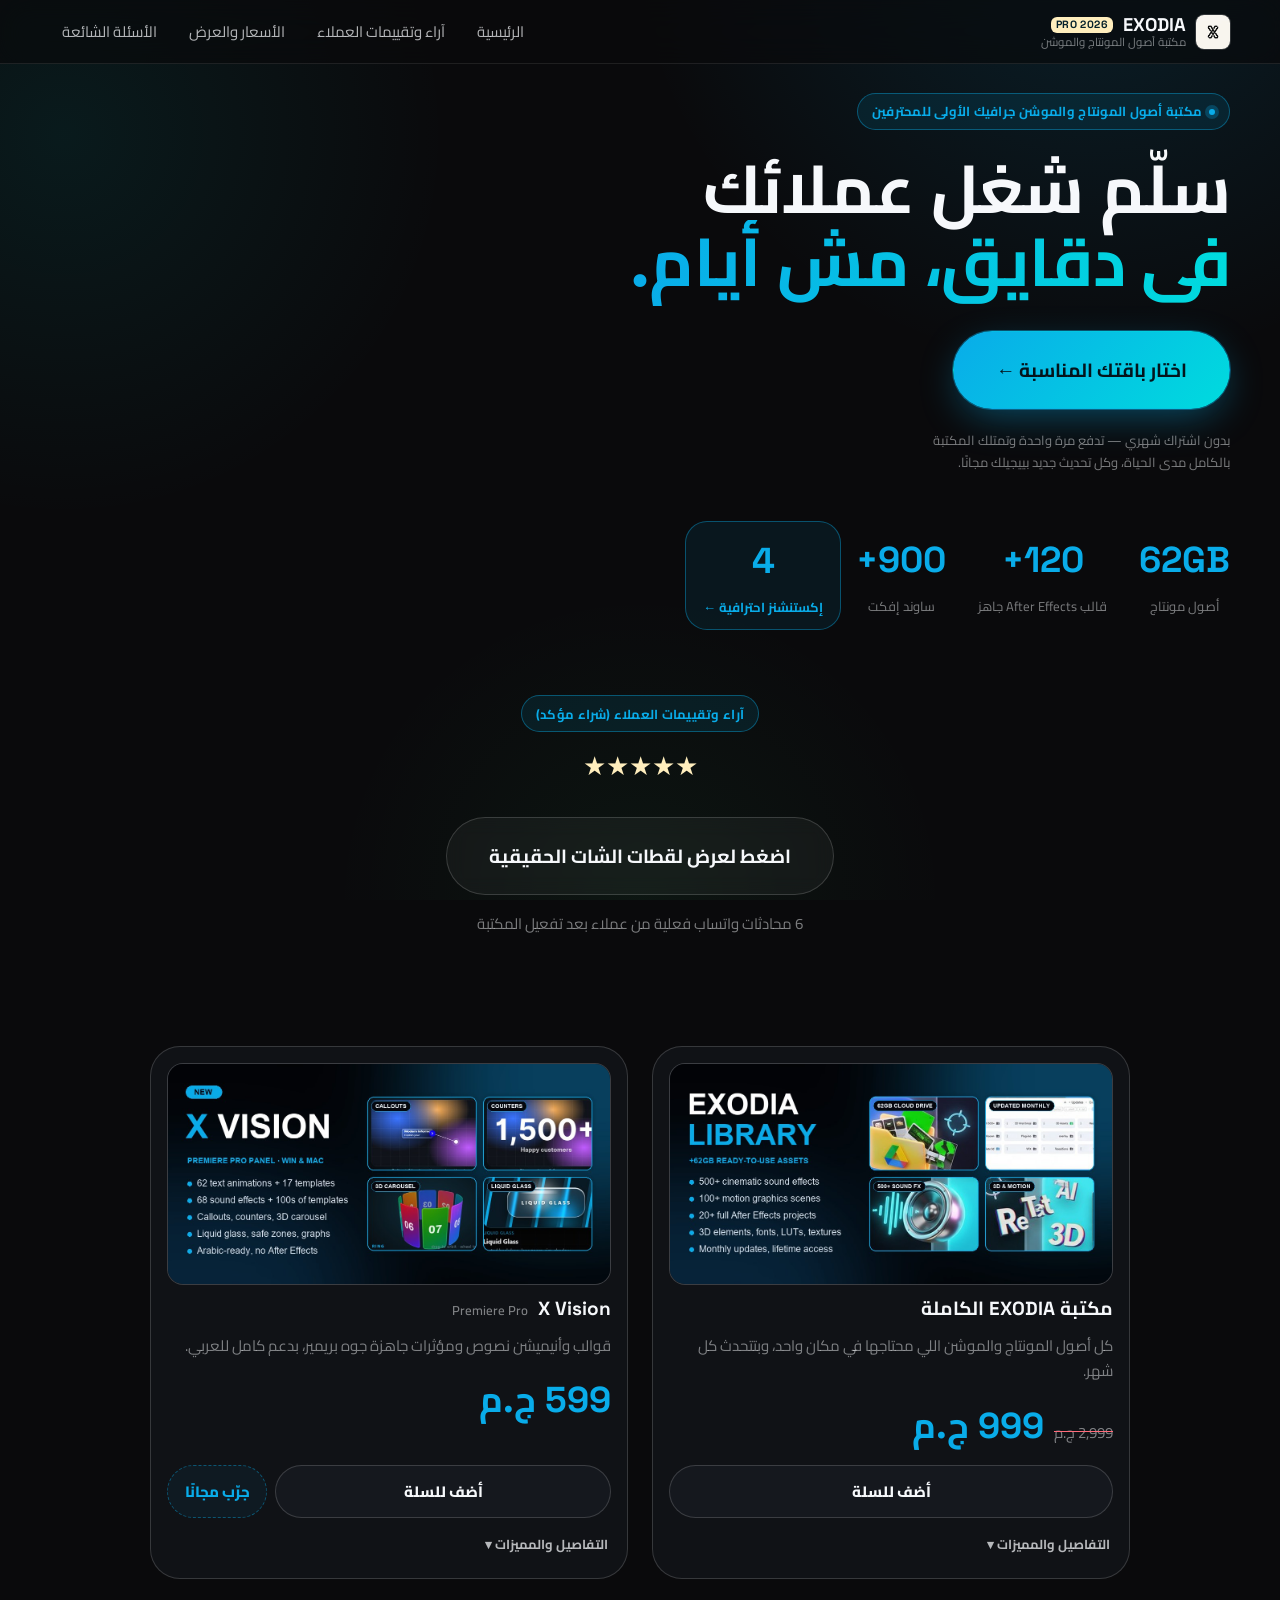
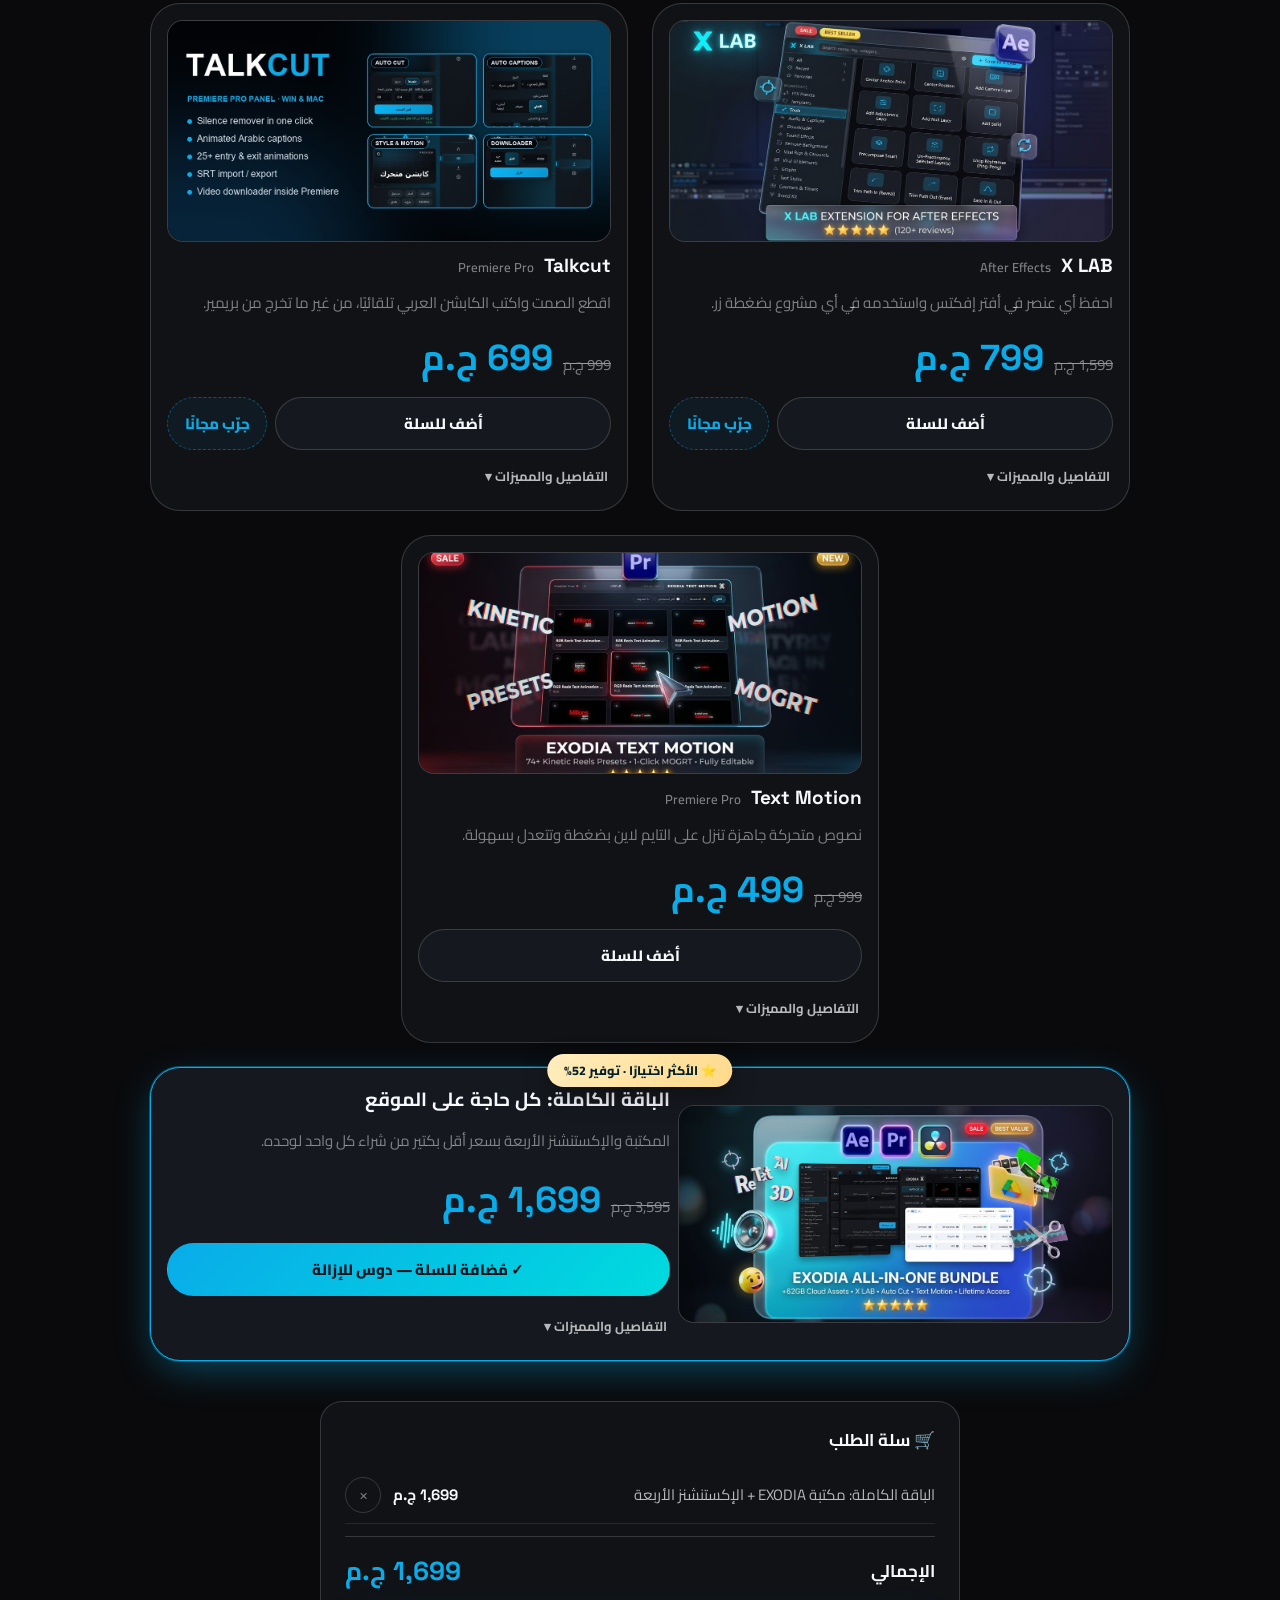
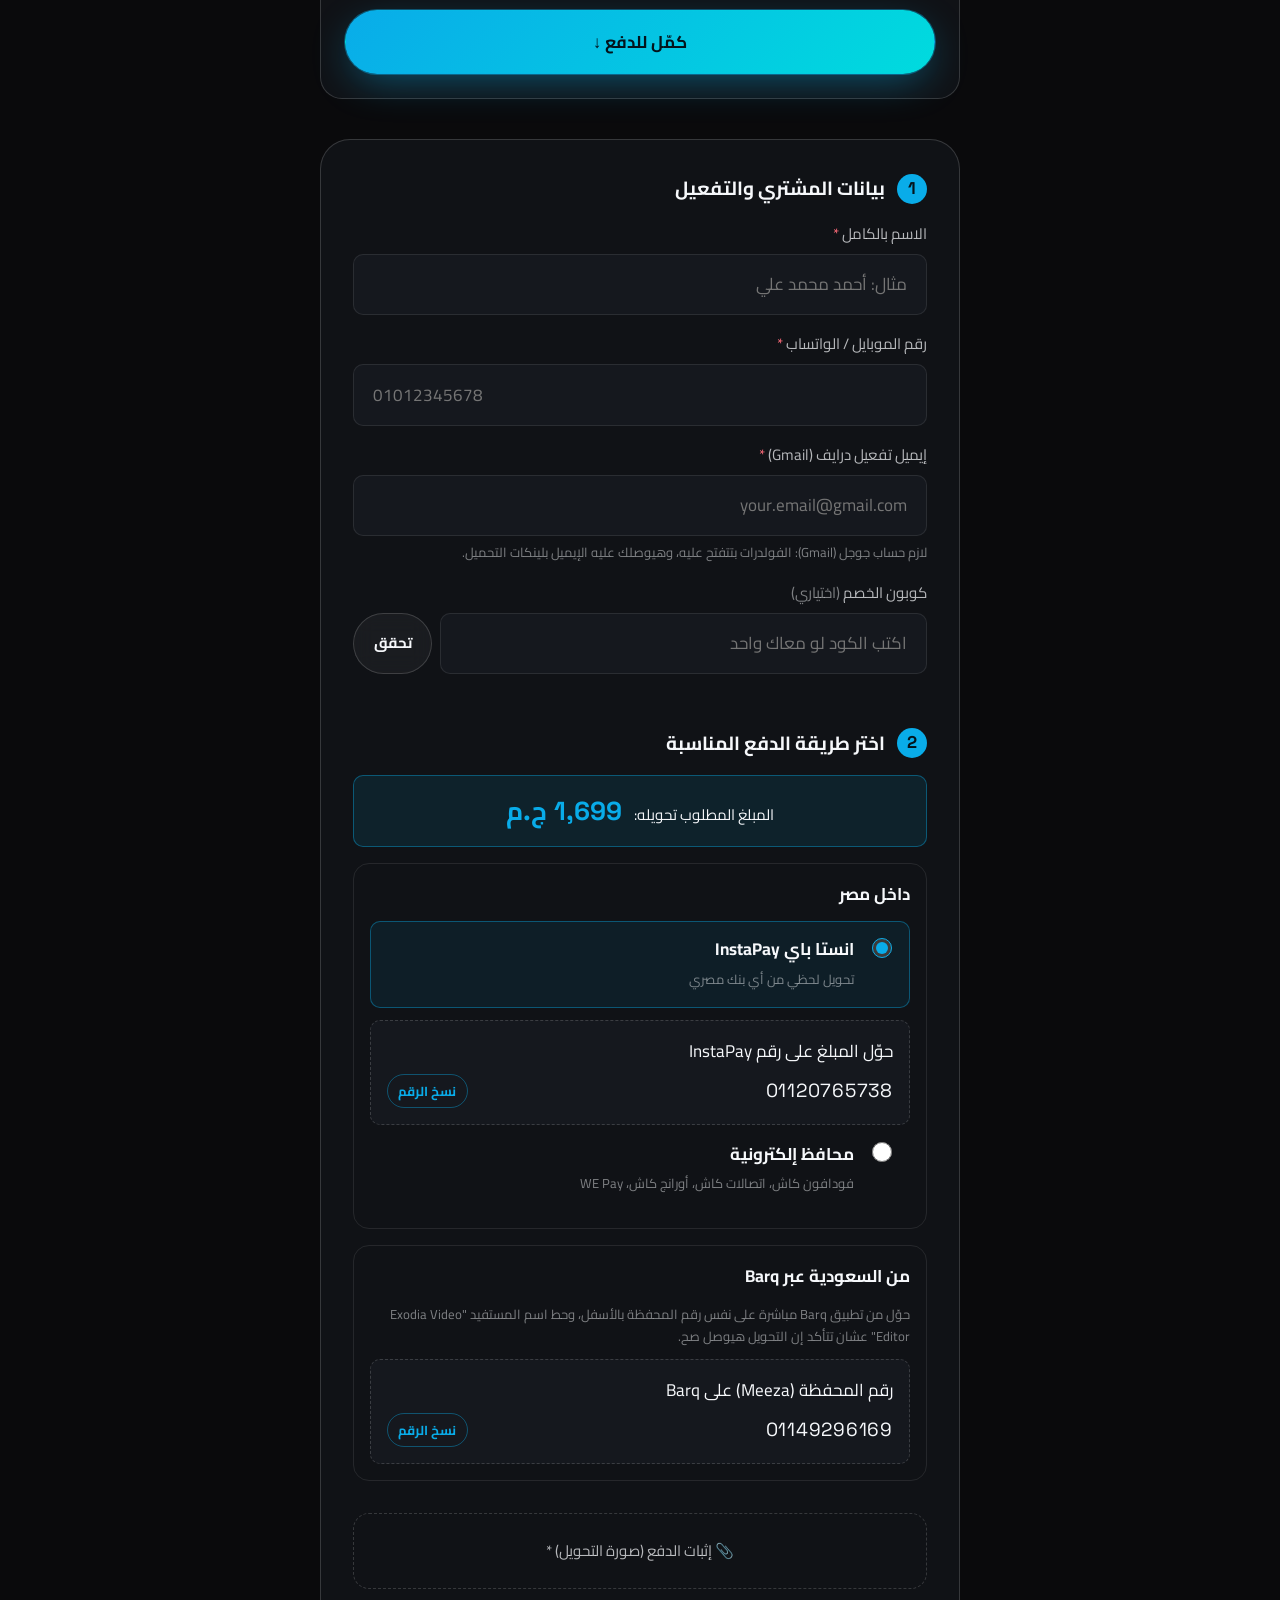
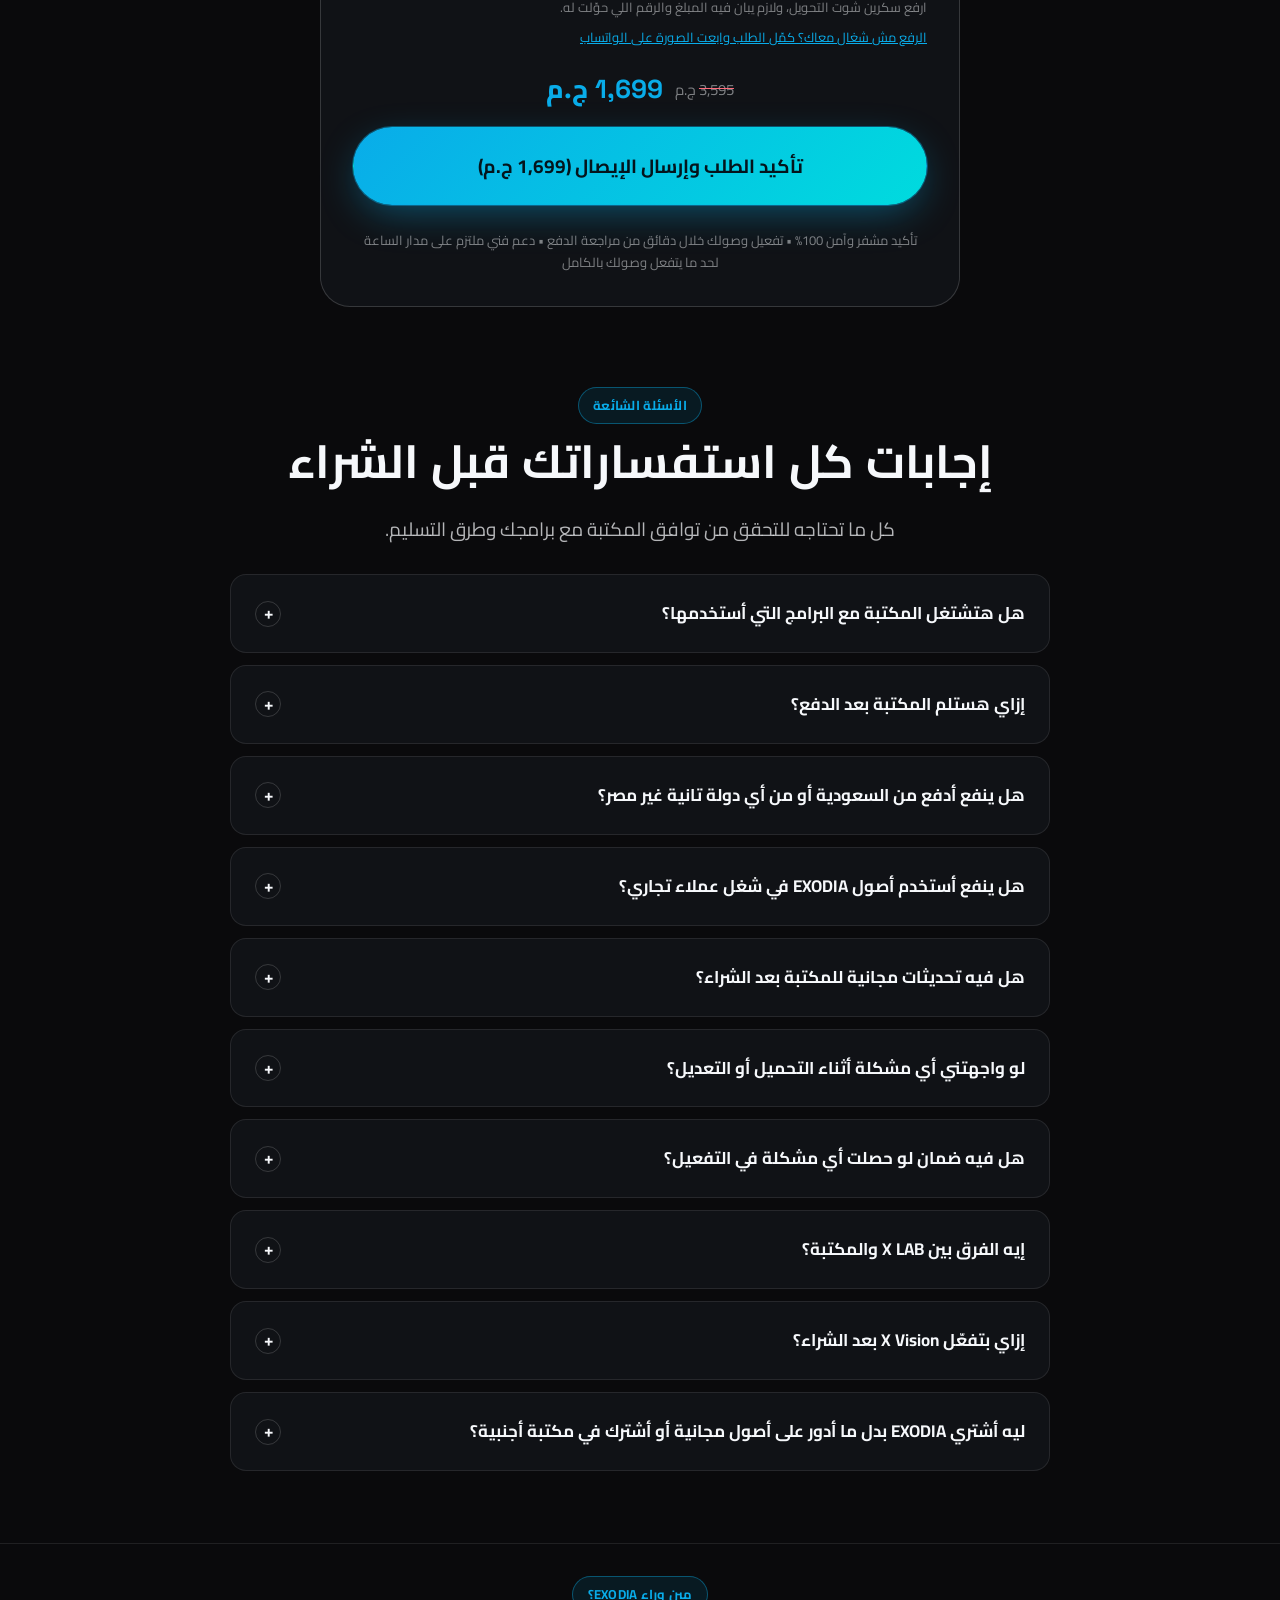
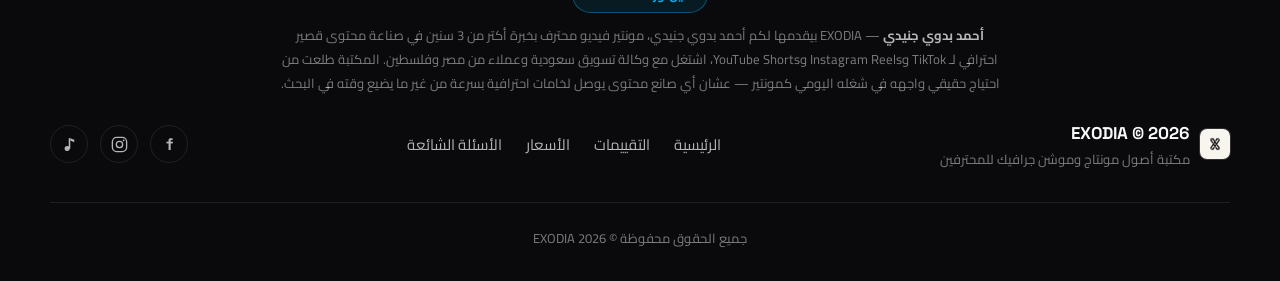
<file: index.html>
<!doctype html>
<html lang="ar" dir="rtl">
  <head>
    <meta charset="UTF-8" />
    <meta name="viewport" content="width=device-width, initial-scale=1.0" />
    <meta http-equiv="Content-Security-Policy" content="object-src 'none'; base-uri 'self'; form-action 'self'" />
    <!-- Google Analytics (GA4) -->
    <script async src="https://www.googletagmanager.com/gtag/js?id=G-B1RX5HKZ09"></script>
    <script>
      window.dataLayer = window.dataLayer || [];
      function gtag(){dataLayer.push(arguments);}
      gtag('js', new Date());
      gtag('config', 'G-B1RX5HKZ09');
    </script>

    <!-- Meta Pixel Code -->
    <script>
    !function(f,b,e,v,n,t,s)
    {if(f.fbq)return;n=f.fbq=function(){n.callMethod?
    n.callMethod.apply(n,arguments):n.queue.push(arguments)};
    if(!f._fbq)f._fbq=n;n.push=n;n.loaded=!0;n.version='2.0';
    n.queue=[];t=b.createElement(e);t.async=!0;
    t.src=v;s=b.getElementsByTagName(e)[0];
    s.parentNode.insertBefore(t,s)}(window, document,'script',
    'https://connect.facebook.net/en_US/fbevents.js');
    fbq('init', '1908907043847500');
    fbq('track', 'PageView');
    </script>
    <noscript><img height="1" width="1" style="display:none"
    src="https://www.facebook.com/tr?id=1908907043847500&ev=PageView&noscript=1"
    /></noscript>
    <!-- End Meta Pixel Code -->

    <!-- Google Analytics (GA4): track WhatsApp contacts -->
    <script>
      document.addEventListener('click', function (e) {
        var a = e.target.closest('a');
        if (!a || !a.href || typeof gtag === 'undefined') return;
        if (a.href.indexOf('whatsapp.com') !== -1 || a.href.indexOf('wa.me') !== -1) {
          gtag('event', 'generate_lead');
        }
      });
    </script>

    <!-- Meta Pixel: track WhatsApp clicks as Lead -->
    <script>
      document.addEventListener('click', function (e) {
        var a = e.target.closest('a');
        if (!a || !a.href) return;
        if (a.href.indexOf('whatsapp.com') !== -1 || a.href.indexOf('wa.me') !== -1) {
          fbq('track', 'Lead');
        }
      });
    </script>

    <!-- TikTok Pixel Code Start -->
    <script>
    !function (w, d, t) {
      w.TiktokAnalyticsObject=t;var ttq=w[t]=w[t]||[];ttq.methods=["page","track","identify","instances","debug","on","off","once","ready","alias","group","enableCookie","disableCookie","holdConsent","revokeConsent","grantConsent"],ttq.setAndDefer=function(t,e){t[e]=function(){t.push([e].concat(Array.prototype.slice.call(arguments,0)))}};for(var i=0;i<ttq.methods.length;i++)ttq.setAndDefer(ttq,ttq.methods[i]);ttq.instance=function(t){for(
    var e=ttq._i[t]||[],n=0;n<ttq.methods.length;n++)ttq.setAndDefer(e,ttq.methods[n]);return e},ttq.load=function(e,n){var r="https://analytics.tiktok.com/i18n/pixel/events.js",o=n&&n.partner;ttq._i=ttq._i||{},ttq._i[e]=[],ttq._i[e]._u=r,ttq._t=ttq._t||{},ttq._t[e]=+new Date,ttq._o=ttq._o||{},ttq._o[e]=n||{};n=document.createElement("script")
    ;n.type="text/javascript",n.async=!0,n.src=r+"?sdkid="+e+"&lib="+t;e=document.getElementsByTagName("script")[0];e.parentNode.insertBefore(n,e)};


      ttq.load('D9OM44BC77U2HKFAR0G0');
      ttq.page();
    }(window, document, 'ttq');
    </script>
    <!-- TikTok Pixel Code End -->

    <!-- TikTok Pixel: track WhatsApp clicks as Contact -->
    <script>
      document.addEventListener('click', function (e) {
        var a = e.target.closest('a');
        if (!a || !a.href || typeof ttq === 'undefined') return;
        if (a.href.indexOf('whatsapp.com') !== -1 || a.href.indexOf('wa.me') !== -1) {
          ttq.track('Contact');
        }
      });
    </script>

    <title>EXODIA — مكتبة أصول مونتاج وموشن جرافيك للمحترفين</title>
    <meta name="description" content="مكتبة EXODIA: أكثر من 62GB من أصول المونتاج والموشن جرافيك الاحترافية — قوالب After Effects، مؤثرات صوتية، LUTs، جرين سكرين، خطوط، بلاجينز وأكثر. متوافقة مع Premiere Pro وCapCut وDaVinci Resolve وFinal Cut. تفعيل فوري على Google Drive بـ 999 جنيه." />
    <link rel="canonical" href="https://ex0dia.com/" />

    <meta property="og:type" content="website" />
    <meta property="og:site_name" content="EXODIA" />
    <meta property="og:title" content="EXODIA — مكتبة أصول مونتاج وموشن جرافيك للمحترفين" />
    <meta property="og:description" content="أكثر من 62GB من أصول المونتاج والموشن جرافيك الاحترافية. قوالب، مؤثرات صوتية، LUTs، خطوط وأكثر — تفعيل فوري على Google Drive." />
    <meta property="og:url" content="https://ex0dia.com/" />
    <meta property="og:image" content="https://ex0dia.com/assets/exodia-hero-banner.jpeg" />
    <meta property="og:locale" content="ar_EG" />

    <meta name="twitter:card" content="summary_large_image" />
    <meta name="twitter:title" content="EXODIA — مكتبة أصول مونتاج وموشن جرافيك للمحترفين" />
    <meta name="twitter:description" content="أكثر من 62GB من أصول المونتاج والموشن جرافيك الاحترافية — تفعيل فوري على Google Drive." />
    <meta name="twitter:image" content="https://ex0dia.com/assets/exodia-hero-banner.jpeg" />

    <script type="application/ld+json">
    {
      "@context": "https://schema.org",
      "@type": "Organization",
      "name": "EXODIA",
      "url": "https://ex0dia.com/",
      "logo": "https://ex0dia.com/assets/exodia-logo.png",
      "founder": {
        "@type": "Person",
        "name": "Ahmed Badawi Genidy",
        "jobTitle": "Video Editor",
        "sameAs": [
          "https://vimeo.com/user234608865",
          "https://www.facebook.com/profile.php?id=61591563976054",
          "https://www.instagram.com/ex0di6.1/",
          "https://www.tiktok.com/@e.x.odia"
        ]
      },
      "sameAs": [
        "https://www.facebook.com/profile.php?id=61591563976054",
        "https://www.instagram.com/ex0di6.1/",
        "https://www.tiktok.com/@e.x.odia"
      ]
    }
    </script>
    <script type="application/ld+json">
    {
      "@context": "https://schema.org",
      "@type": "WebSite",
      "name": "EXODIA",
      "url": "https://ex0dia.com/",
      "inLanguage": "ar"
    }
    </script>
    <script type="application/ld+json">
    {
      "@context": "https://schema.org",
      "@type": "Product",
      "name": "مكتبة EXODIA لأصول المونتاج والموشن جرافيك",
      "description": "مكتبة رقمية شاملة تزيد عن 62 جيجابايت تضم قوالب موشن جرافيك جاهزة، مشاريع After Effects كاملة، مؤثرات صوتية سينمائية، LUTs، خطوط عربي وإنجليزي، فوتيدج جرين سكرين، بلاجينز وسكربتات، وتحديثات شهرية مستمرة. متوافقة مع Premiere Pro وCapCut وDaVinci Resolve وFinal Cut وAfter Effects.",
      "brand": { "@type": "Brand", "name": "EXODIA" },
      "image": "https://ex0dia.com/assets/exodia-hero-banner.jpeg",
      "url": "https://ex0dia.com/#pricing",
      "offers": {
        "@type": "Offer",
        "url": "https://ex0dia.com/#pricing",
        "priceCurrency": "EGP",
        "price": "999",
        "availability": "https://schema.org/InStock"
      }
    }
    </script>
    <script type="application/ld+json">
    {
      "@context": "https://schema.org",
      "@type": "FAQPage",
      "mainEntity": [
        {
          "@type": "Question",
          "name": "هل هتشتغل المكتبة مع البرامج التي أستخدمها؟",
          "acceptedAnswer": {
            "@type": "Answer",
            "text": "أغلب محتوى المكتبة (الصوتيات، التكستشر، الفونتس، الأوفرلايز، الباك جراوند، الجرين سكرين) شغال مع أي برنامج مونتاج زي Premiere Pro, CapCut, DaVinci Resolve, Final Cut. أما القوالب والمشاهد الجاهزة فمبنية بـ After Effects بالتحديد."
          }
        },
        {
          "@type": "Question",
          "name": "إزاي هستلم المكتبة بعد الدفع؟",
          "acceptedAnswer": {
            "@type": "Answer",
            "text": "بمجرد إتمام الدفع وإرفاق صورة الإيصال في نموذج الطلب، بيوصلنا طلبك فوراً وبنراجع التحويل. بعد كده، بتتفعل صلاحية الوصول الكاملة لمكتبة EXODIA (+62GB) على إيميل الـ Gmail بتاعك المباشر في Google Drive، ويوصلك إشعار بالوصول على الإيميل فور التفعيل بكل سهولة وبدون أي خطوات معقدة."
          }
        },
        {
          "@type": "Question",
          "name": "هل ينفع أدفع من السعودية أو من أي دولة تانية غير مصر؟",
          "acceptedAnswer": {
            "@type": "Answer",
            "text": "لو بتدفع من مصر: InstaPay أو المحافظ الإلكترونية متاحة فورًا. لو من السعودية: التحويل مباشر عبر Barq (تفاصيل المحفظة في فورم الدفع تحت). لو من أي دولة تانية، تواصل معانا على واتساب وهنتفقوا سوا على أنسب وسيلة تحويل ليك."
          }
        },
        {
          "@type": "Question",
          "name": "هل ينفع أستخدم أصول EXODIA في شغل عملاء تجاري؟",
          "acceptedAnswer": {
            "@type": "Answer",
            "text": "نعم 100%! ترخيص المكتبة يتيح لك استخدام كافة الأصول والمؤثرات والقوالب في مشاريعك التجارية ومشاريع عملائك بدون أي حقوق ملكية أو رسوم إضافية."
          }
        },
        {
          "@type": "Question",
          "name": "هل فيه تحديثات مجانية للمكتبة بعد الشراء؟",
          "acceptedAnswer": {
            "@type": "Answer",
            "text": "نعم، المكتبة بيضاف إليها مشاهد ومؤثرات جديدة بشكل دوري، وأي تحديث بيتضاف تلقائياً لحسابك على Google Drive بدون أي مصاريف إضافية."
          }
        },
        {
          "@type": "Question",
          "name": "لو واجهتني أي مشكلة أثناء التحميل أو التعديل؟",
          "acceptedAnswer": {
            "@type": "Answer",
            "text": "فريق الدعم الفني متواجد معك 24/7 عبر واتساب لمساعدتك في طريقة استخدام القوالب أو استيراد الأصول وتسهيل خطوات عملك."
          }
        },
        {
          "@type": "Question",
          "name": "هل فيه ضمان لو حصلت أي مشكلة في التفعيل؟",
          "acceptedAnswer": {
            "@type": "Answer",
            "text": "التزامنا معاك إن التفعيل يحصل صح ويشتغل تمام، وفريق الدعم الفني متواجد معك على مدار الساعة لحد ما توصل لمكتبتك وتشتغل من غير أي مشاكل — تواصل معنا في أي وقت عبر واتساب ولو في أي عائق هنحله فورًا."
          }
        },
        {
          "@type": "Question",
          "name": "إيه الفرق بين X LAB والمكتبة؟",
          "acceptedAnswer": {
            "@type": "Answer",
            "text": "X LAB هو بانل بيتركب جوه أدوبي أفتر إفكتس، بيخليك تحفظ أي عنصر أو كومب اشتغلت عليه بكل خصائصه (كاميرات، إكسبريشنز، ماسكات) وتسترجعه في أي مشروع تاني بضغطة زر بدل ما تفتح مشاريع قديمة تدور فيها. المكتبة لوحدها مفيهاش الإكستنشنز، وX LAB بيتباع لوحده، وتقدر تاخده مع المكتبة وباقي الإكستنشنز في الباقة الكاملة بسعر أوفر بكتير من شراء كل واحد منفصل."
          }
        },
        {
          "@type": "Question",
          "name": "إزاي بتفعّل X Vision بعد الشراء؟",
          "acceptedAnswer": {
            "@type": "Answer",
            "text": "بعد مراجعة الدفع بيوصلك على الإيميل لينك فولدر فيه ملف التثبيت ودليل PDF، وبنبعتلك على واتساب كود تفعيل بشكل XV-XXXX-XXXX. بتبعت الكود لبوت التيليجرام بتاعنا مرة واحدة، وبعدها بتدخل من البانل بحساب التيليجرام بتاعك. الأداة بتشتغل على Premiere Pro 2022 أو أحدث، ويندوز وماك."
          }
        },
        {
          "@type": "Question",
          "name": "ليه أشتري EXODIA بدل ما أدور على أصول مجانية أو أشترك في مكتبة أجنبية؟",
          "acceptedAnswer": {
            "@type": "Answer",
            "text": "الأصول المجانية المبعثرة بتاخد وقت في البحث والتأكد من جودتها، ومعظمها من غير تحديث مستمر. أما الاشتراكات الأجنبية فبتتجدد شهريًا بالدولار وبطاقة ائتمان، ولو وقفت الاشتراك بتفقد صلاحية استخدام اللي حملته في مشاريع جديدة. مكتبة EXODIA دفعة واحدة بس بالجنيه المصري عن طريق InstaPay أو المحافظ الإلكترونية أو Barq، وتمتلك كل حاجة فيها مدى الحياة مع تحديثات مجانية مستمرة، ودعم مباشر من فريقنا على واتساب."
          }
        }
      ]
    }
    </script>
    <link rel="icon" type="image/jpeg" href="assets/exodia-logo.jpg" />
    <link rel="preconnect" href="https://fonts.googleapis.com">
    <link rel="preconnect" href="https://fonts.gstatic.com" crossorigin>
    <link href="https://fonts.googleapis.com/css2?family=Cairo:wght@300;400;500;600;700;800;900&family=Space+Grotesk:wght@500;700&display=swap" rel="stylesheet">
    <link rel="stylesheet" href="assets/styles.css?v=20261117a" />
  </head>
  <body>
    <a href="#hero" class="visually-hidden">تخطى إلى المحتوى الرئيسي</a>

    <!-- ============ NAV ============ -->
    <header class="nav" id="siteNav">
      <div class="container nav__inner">
        <a href="#hero" class="nav__brand">
          <img src="assets/exodia-logo.jpg" alt="Exodia Logo" width="34" height="34" />
          <span class="nav__brand-text">
            <span class="nav__brand-name">EXODIA <span class="nav__brand-badge">PRO 2026</span></span>
            <span class="nav__brand-tag">مكتبة أصول المونتاج والموشن</span>
          </span>
        </a>

        <nav class="nav__links" aria-label="التنقل الرئيسي">
          <a class="nav__link" href="#hero">الرئيسية</a>
          <a class="nav__link" href="#feedback">آراء وتقييمات العملاء</a>
          <a class="nav__link" href="#pricing">الأسعار والعرض</a>
          <a class="nav__link" href="#faq">الأسئلة الشائعة</a>
        </nav>

        <div class="nav__actions">
          <button class="nav__burger" id="navBurger" aria-expanded="false" aria-controls="mobileMenu" aria-label="فتح القائمة">
            <span></span>
          </button>
        </div>
      </div>
    </header>

    <div class="mobile-menu" id="mobileMenu">
      <a class="mobile-menu__link" href="#hero">الرئيسية</a>
      <a class="mobile-menu__link" href="#feedback">آراء وتقييمات العملاء</a>
      <a class="mobile-menu__link" href="#pricing">الأسعار والعرض</a>
      <a class="mobile-menu__link" href="#faq">الأسئلة الشائعة</a>
      <a href="#pricing" class="btn btn-primary btn-block mobile-menu__cta" data-price-text="احصل عليها الآن ({price} ج.م)">احصل عليها الآن (1,699 ج.م)</a>
    </div>

    <main>
      <!-- ============ HERO ============ -->
      <section id="hero" class="hero">
        <div class="container hero__grid">
          <div class="hero__content reveal">
            <span class="eyebrow"><span class="dot"></span> مكتبة أصول المونتاج والموشن جرافيك الأولى للمحترفين</span>
            <h1 class="hero__title">سلّم شغل عملائك<br /><span class="grad">في دقايق، مش أيام.</span></h1>
            <div class="hero__ctas">
              <a href="#pricing" class="btn btn-primary btn-lg">اختار باقتك المناسبة ←</a>
            </div>
            <p class="hero__note">بدون اشتراك شهري — تدفع مرة واحدة وتمتلك المكتبة بالكامل مدى الحياة، وكل تحديث جديد بييجيلك مجانًا.</p>
            <div class="hero__stats">
              <div class="hero__stat"><b class="num" data-count-to="62" data-suffix="GB">62GB</b><span>أصول مونتاج</span></div>
              <div class="hero__stat"><b class="num" data-count-to="120" data-suffix="+">120+</b><span>قالب <bdi>After Effects</bdi> جاهز</span></div>
              <div class="hero__stat"><b class="num" data-count-to="900" data-suffix="+">900+</b><span>ساوند إفكت</span></div>
              <a href="#pricing" class="hero__stat hero__stat--link"><b class="num" data-count-to="4" data-suffix="">4</b><span>إكستنشنز احترافية ←</span></a>
            </div>
          </div>
        </div>
      </section>

      <!-- ============ TESTIMONIALS (moved ahead of pricing) ============ -->
      <section id="feedback" class="reviews">
        <div class="container">
          <div class="section-head reveal">
            <span class="eyebrow">آراء وتقييمات العملاء (شراء مؤكد)</span>
            <div class="reviews__stars" aria-hidden="true">★★★★★</div>
          </div>

          <div class="reviews__gate reveal" id="reviewsGate">
            <button class="btn btn-secondary btn-lg">اضغط لعرض لقطات الشات الحقيقية</button>
          </div>

          <div class="reviews__grid is-hidden" id="reviewsGrid">
            <div class="review-shot reveal" data-full="assets/photo_1_2026-07-30_11-56-45.jpg"><img src="assets/photo_1_2026-07-30_11-56-45.jpg" alt="لقطة شات واتساب حقيقية من عميل EXODIA رقم 1" loading="lazy" /></div>
            <div class="review-shot reveal" data-full="assets/photo_2_2026-07-30_11-56-45.jpg"><img src="assets/photo_2_2026-07-30_11-56-45.jpg" alt="لقطة شات واتساب حقيقية من عميل EXODIA رقم 2" loading="lazy" /></div>
            <div class="review-shot reveal" data-full="assets/photo_3_2026-07-30_11-56-45.jpg"><img src="assets/photo_3_2026-07-30_11-56-45.jpg" alt="لقطة شات واتساب حقيقية من عميل EXODIA رقم 3" loading="lazy" /></div>
            <div class="review-shot reveal" data-full="assets/photo_4_2026-07-30_11-56-45.jpg"><img src="assets/photo_4_2026-07-30_11-56-45.jpg" alt="لقطة شات واتساب حقيقية من عميل EXODIA رقم 4" loading="lazy" /></div>
            <div class="review-shot reveal" data-full="assets/photo_5_2026-07-30_11-56-45.jpg"><img src="assets/photo_5_2026-07-30_11-56-45.jpg" alt="لقطة شات واتساب حقيقية من عميل EXODIA رقم 5" loading="lazy" /></div>
            <div class="review-shot reveal" data-full="assets/photo_6_2026-07-30_11-56-45.jpg"><img src="assets/photo_6_2026-07-30_11-56-45.jpg" alt="لقطة شات واتساب حقيقية من عميل EXODIA رقم 6" loading="lazy" /></div>
          </div>
          <div class="reviews__hide is-hidden" id="reviewsHideWrap">
            <button class="btn btn-secondary" id="reviewsHideBtn">إخفاء لقطات الشات</button>
          </div>
          <p class="reviews__note"><span data-review-count>6</span> محادثات واتساب فعلية من عملاء بعد تفعيل المكتبة</p>
        </div>
      </section>


      <!-- ============ PRICING / CHECKOUT ============ -->
      <section id="pricing" class="pricing">
        <div class="container">
          <div class="section-head reveal">
            <span class="plan-cards__hint">(اسحب لتصفح الباقات) ←</span>
          </div>

          <div class="product-cards reveal">
            <div class="product-card" data-product="library" role="button" tabindex="0" aria-pressed="false">
              <div class="product-card__visual">
                <img src="assets/shot-library-only.jpg" alt="مكتبة EXODIA الكاملة: أصول مونتاج وموشن جرافيك جاهزة" loading="lazy" />
              </div>
              <h3 class="product-card__title">مكتبة EXODIA الكاملة</h3>
              <p class="product-card__desc">كل أصول المونتاج والموشن اللي محتاجها في مكان واحد، وبتتحدث كل شهر.</p>
              <div class="product-card__price-row">
                <span class="product-card__anchor">2,999 ج.م</span>
                <span class="product-card__price">999 ج.م</span>
              </div>
              <div class="product-card__actions">
              <span class="product-card__cta">أضف للسلة</span>
            </div>
            <button type="button" class="product-card__toggle" aria-expanded="false"><span>التفاصيل والمميزات</span> <span aria-hidden="true">▾</span></button>
            <div class="product-card__details" hidden>
              <div class="product-card__links">
                <button type="button" class="product-card__link-btn" id="bundleVideoTrigger" aria-haspopup="dialog">
                  <span aria-hidden="true">▶</span> فيديو شرح محتويات المكتبة
                </button>
                <button type="button" class="product-card__link-btn" id="bundleIndexTrigger" aria-haspopup="dialog">
                  <span aria-hidden="true">☰</span> فهرس محتويات المكتبة
                </button>
              </div>
              <ul class="product-card__features">
                <li>أكتر من <bdi>62GB</bdi> أصول جاهزة: موشن جرافيك، مؤثرات صوتية، قوالب 3D، جرين سكرين وأكتر</li>
                <li>تحديثات شهرية مجانية مدى الحياة</li>
              </ul>
            </div>
            </div>

            <div class="product-card product-card--launch" data-product="xvision" role="button" tabindex="0" aria-pressed="false">
              <span class="product-card__savings-ribbon product-card__launch-ribbon" id="xvRibbon" hidden>🔥 عرض الإطلاق ينتهي بعد <span id="xvCountdown">--</span></span>
              <div class="product-card__visual">
                <img src="assets/shot-xvision.jpg" alt="X Vision لأدوبي بريمير برو: كالوتس وعدادات وكاروسيل ثلاثي الأبعاد وزجاج سائل" loading="lazy" />
              </div>
              <h3 class="product-card__title"><bdi>X Vision</bdi> <span class="product-card__host">Premiere Pro</span></h3>
              <p class="product-card__desc">قوالب وأنيميشن نصوص ومؤثرات جاهزة جوه بريمير، بدعم كامل للعربي.</p>
              <div class="product-card__price-row">
                <span class="product-card__anchor" id="xvAnchor">599 ج.م</span>
                <span class="product-card__price" id="xvPrice">99 ج.م</span>
              </div>
              <div class="product-card__actions">
              <span class="product-card__cta">أضف للسلة</span>
              <a class="product-card__trial" href="trial.html?p=xvision">جرّب مجانًا</a>
            </div>
            <button type="button" class="product-card__toggle" aria-expanded="false"><span>التفاصيل والمميزات</span> <span aria-hidden="true">▾</span></button>
            <div class="product-card__details" hidden>
              <div class="product-card__links">
                <button type="button" class="product-card__link-btn" data-guide="xvision" aria-haspopup="dialog">
                  <span aria-hidden="true">📖</span> شوف الأداة (دليل مصوّر)
                </button>
              </div>
              <ul class="product-card__features">
                <li>أدوات جاهزة بتنزل على التايم لاين بضغطة: <bdi>Callouts, Counters, Graphs, 3D Carousel, Liquid Glass</bdi></li>
                <li><bdi>62</bdi> حركة نص و<bdi>17</bdi> تمبليت جاهزة للدخول والخروج، وتتعدل من البانل</li>
                <li>مكتبة فيها مئات القوالب الجاهزة زي <bdi>Lower Thirds, Text Plates, UI Animations</bdi>، مع <bdi>20</bdi> خلفية متحركة</li>
                <li><bdi>68</bdi> مؤثر صوتي جاهز بأسماء حقيقية مع بحث وفلترة بالفئات</li>
                <li>حدود <bdi>Reels, TikTok, Shorts</bdi> الآمنة عشان متحطش نص تحت أزرار المنصة</li>
                <li>دعم عربي كامل في كل قسم: حروف متصلة وأرقام عربية واتجاه كتابة صح</li>
                <li>كل القوالب جاهزة جوه بريمير ومش محتاج <bdi>After Effects</bdi>، وكلها قابلة للتعديل (نص ولون)</li>
                <li>بيشتغل على <bdi>Premiere Pro 2022</bdi> أو أحدث، ويندوز وماك</li>
                <li>بتتفعل بكود من بوت تيليجرام بيوصلك بعد الشراء، لحسابك إنت بس</li>
              </ul>
            </div>
            </div>

            <div class="product-card" data-product="xlab" role="button" tabindex="0" aria-pressed="false">
              <div class="product-card__visual product-card__visual--xlab">
                <img src="assets/shot-xlab.jpg" alt="X LAB لأدوبي أفتر إفكتس" loading="lazy" />
              </div>
              <div class="flash" id="xlFlash" hidden>
                <div class="flash__top">
                  <span class="flash__tag"><span class="flash__bolt" aria-hidden="true">⚡</span> عرض 24 ساعة بس</span>
                  <span class="flash__off">-50%</span>
                </div>
                <div class="flash__clock" dir="ltr" role="timer">
                  <div class="flash__unit"><b class="flash__num" id="xlH">24</b><small>ساعة</small></div>
                  <i class="flash__sep" aria-hidden="true">:</i>
                  <div class="flash__unit"><b class="flash__num" id="xlM">00</b><small>دقيقة</small></div>
                  <i class="flash__sep" aria-hidden="true">:</i>
                  <div class="flash__unit"><b class="flash__num" id="xlS">00</b><small>ثانية</small></div>
                </div>
                <div class="flash__bar" aria-hidden="true"><i id="xlBar"></i></div>
              </div>
              <h3 class="product-card__title"><bdi>X LAB</bdi> <span class="product-card__host">After Effects</span></h3>
              <p class="product-card__desc">احفظ أي عنصر في أفتر إفكتس واستخدمه في أي مشروع بضغطة زر.</p>
              <div class="product-card__price-row">
                <span class="product-card__anchor" id="xlAnchor">1,599 ج.م</span>
                <span class="product-card__price" id="xlPrice">799 ج.م</span>
              </div>
              <div class="product-card__actions">
              <span class="product-card__cta">أضف للسلة</span>
              <a class="product-card__trial" href="trial.html?p=xlab">جرّب مجانًا</a>
            </div>
            <button type="button" class="product-card__toggle" aria-expanded="false"><span>التفاصيل والمميزات</span> <span aria-hidden="true">▾</span></button>
            <div class="product-card__details" hidden>
              <div class="product-card__links">
                <button type="button" class="product-card__link-btn" data-guide="xlab" aria-haspopup="dialog">
                  <span aria-hidden="true">📖</span> شوف الأداة (دليل مصوّر)
                </button>
              </div>
              <ul class="product-card__features">
                <li>حفظ أي عنصر أو كومب بكل خصائصه (كاميرات، إكسبريشنز، ماسكات) واسترجاعه بضغطة زر</li>
                <li>العنصر بيتخزن مع الفوتيدج بتاعه، فيشتغل في أي جهاز تاني من غير ما يضيع منه حاجة</li>
                <li>مكتبة <bdi>FFX Presets</bdi> منظمة في تصنيفات + بحث سريع</li>
                <li>بحث ومفضلة وأحدث العناصر</li>
                <li>استيراد مشروع أفتر إفكتس كامل (<bdi>.aep</bdi>) واستخدامه كتمبلت جاهز وقت ما تحتاج</li>
                <li>تصدير أي عنصر كـ <bdi>MOGRT</bdi> جاهز للاستخدام في بريمير</li>
                <li>أدوات تسريع الشغل: حذف الفوتيدج الغير مستخدم، دمج الفوتيدج، إعادة تسمية الليرز</li>
                <li>نسخ احتياطي، إصلاح المكتبة، وتصدير/استيراد بين الأجهزة</li>
                <li>حفظ نسخ متعددة من نفس العنصر (<bdi>Versioning</bdi>) والرجوع لأي نسخة قديمة</li>
                <li>بانل أدوات جاهزة للشغل: <bdi>Precompose Smart, Trim Path, Ease In &amp; Out, Loop Keyframes</bdi>، وتصدير الكومب كـ <bdi>.mogrt</bdi></li>
                <li>قسم جاهز جوه نفس المكتبة: <bdi>Audio &amp; Captions, Downloader</bdi></li>
                <li>مؤثرات صوتية جاهزة (<bdi>Sound Effects</bdi>) تتحفظ وتتسحب على مشروعك</li>
                <li>أداة إزالة الخلفية بضغطة زر: <bdi>Remove Background</bdi></li>
                <li>قوالب جاهزة: <bdi>Viral Rigs &amp; Carousels, Viral UI Elements</bdi></li>
                <li>رسومات بيانية جاهزة للاستخدام المباشر (<bdi>Graphs</bdi>)</li>
                <li>مكتبة جاهزة: <bdi>Text Styles, Counters &amp; Timers</bdi></li>
                <li>حفظ ألوان وخطوط شعارك والوصول ليها بضغطة زر: <bdi>Brand Kit</bdi></li>
              </ul>
            </div>
            </div>

            <div class="product-card" data-product="autocut" role="button" tabindex="0" aria-pressed="false">
              <div class="product-card__visual product-card__visual--autocut">
                <img src="assets/shot-autocut.jpg" alt="Talkcut لأدوبي بريمير برو: قص الصمت وكابشن متحرك وتحميل فيديوهات" loading="lazy" />
              </div>
              <h3 class="product-card__title"><bdi>Talkcut</bdi> <span class="product-card__host">Premiere Pro</span></h3>
              <p class="product-card__desc">اقطع الصمت واكتب الكابشن العربي تلقائيًا، من غير ما تخرج من بريمير.</p>
              <div class="product-card__price-row">
                <span class="product-card__anchor">999 ج.م</span>
                <span class="product-card__price">699 ج.م</span>
              </div>
              <div class="product-card__actions">
              <span class="product-card__cta">أضف للسلة</span>
              <a class="product-card__trial" href="trial.html?p=autocut">جرّب مجانًا</a>
            </div>
            <button type="button" class="product-card__toggle" aria-expanded="false"><span>التفاصيل والمميزات</span> <span aria-hidden="true">▾</span></button>
            <div class="product-card__details" hidden>
              <div class="product-card__links">
                <button type="button" class="product-card__link-btn" data-guide="autocut" aria-haspopup="dialog">
                  <span aria-hidden="true">📖</span> شوف الأداة (دليل مصوّر)
                </button>
              </div>
              <ul class="product-card__features">
                <li><bdi>Auto Cut</bdi>: يشيل سكون الصوت من التايم لاين تلقائيًا بضغطة واحدة ويقفل الفجوة لوحده</li>
                <li><bdi>Auto Captions</bdi>: يفرغ الكلام تلقائيًا (عربي/إنجليزي) ويحط الكابشن جاهز على التايم لاين</li>
                <li><bdi>Downloader</bdi>: نزّل أي فيديو من يوتيوب أو تيك توك أو انستجرام مباشرة جوه بريمير</li>
                <li><bdi>Style &amp; Motion</bdi>: خط ولون وإطار وخلفية لكل الكابشنات، مع أكتر من 25 أنيميشن دخول وخروج</li>
                <li>تصدير واستيراد ملفات <bdi>SRT</bdi>، وعربي أو إنجليزي أو تلقائي</li>
                <li>اختيار الجودة أو قصّ جزء معين من الفيديو المنزّل</li>
                <li>الكابشن التلقائي بيحتاج مفتاح <bdi>Groq</bdi> مجاني (مرة واحدة)، ومفتاح <bdi>Gemini</bdi> اختياري لتحسين اللهجة</li>
              </ul>
            </div>
            </div>

            <div class="product-card" data-product="textpresets" role="button" tabindex="0" aria-pressed="false">
              <span class="product-card__savings-ribbon product-card__launch-ribbon" id="tmRibbon" hidden>🔥 خصم 50% · ينتهي بعد <span id="tmCountdown">--</span></span>
              <div class="product-card__visual product-card__visual--textpresets">
                <img src="assets/shot-textpresets.jpg" alt="Text Motion لأدوبي بريمير برو" loading="lazy" />
              </div>
              <h3 class="product-card__title"><bdi>Text Motion</bdi> <span class="product-card__host">Premiere Pro</span></h3>
              <p class="product-card__desc">نصوص متحركة جاهزة تنزل على التايم لاين بضغطة وتتعدل بسهولة.</p>
              <div class="product-card__price-row">
                <span class="product-card__anchor" id="tmAnchor">999 ج.م</span>
                <span class="product-card__price" id="tmPrice">499 ج.م</span>
              </div>
              <div class="product-card__actions">
              <span class="product-card__cta">أضف للسلة</span>
            </div>
            <button type="button" class="product-card__toggle" aria-expanded="false"><span>التفاصيل والمميزات</span> <span aria-hidden="true">▾</span></button>
            <div class="product-card__details" hidden>
              <div class="product-card__links">
                <button type="button" class="product-card__link-btn" data-guide="textpresets" aria-haspopup="dialog">
                  <span aria-hidden="true">📖</span> شوف الأداة (دليل مصوّر)
                </button>
              </div>
              <ul class="product-card__features">
                <li>74 تصميم نص متحرك (<bdi>MOGRT</bdi>) جاهز في 4 عائلات: ريلز، آلة كاتبة، نيون، وريترو</li>
                <li>بضغطة واحدة، التصميم بينزل بالظبط في مكان الـ<bdi>playhead</bdi> على التايم لاين</li>
                <li>قابل للتعديل الكامل بعد النزول — مش صورة أو معاينة وهمية</li>
                <li>بحث وفلترة بالفئة، ومفضلة، وآخر استخدام عشان توصل للي محتاجه بسرعة</li>
              </ul>
            </div>
            </div>

            <div class="product-card product-card--bundle product-card--featured is-active" data-product="everything" role="button" tabindex="0" aria-pressed="true">
              <span class="product-card__savings-ribbon" id="everythingRibbon">⭐ الأكثر اختيارًا · توفير 52%</span>
              <div class="product-card__visual product-card__visual--bundle">
                <img src="assets/shot-library.jpg" alt="الباقة الكاملة: مكتبة EXODIA مع X LAB وTalkcut وText Motion وX Vision" loading="lazy" />
              </div>
              <div class="product-card__body">
                <h3 class="product-card__title">الباقة الكاملة: كل حاجة على الموقع</h3>
                <p class="product-card__desc">المكتبة والإكستنشنز الأربعة بسعر أقل بكتير من شراء كل واحد لوحده.</p>
                <div class="product-card__price-row">
                  <span class="product-card__anchor" id="everythingAnchor">3,595 ج.م</span>
                  <span class="product-card__price" id="everythingPrice">1,699 ج.م</span>
                </div>
                <div class="product-card__actions">
              <span class="product-card__cta">✓ مُضافة للسلة — دوس للإزالة</span>
            </div>
            <button type="button" class="product-card__toggle" aria-expanded="false"><span>التفاصيل والمميزات</span> <span aria-hidden="true">▾</span></button>
            <div class="product-card__details" hidden>
              <ul class="product-card__features">
                  <li>مكتبة EXODIA الكاملة (أكتر من <bdi>62GB</bdi> أصول جاهزة)</li>
                  <li>الإكستنشنز الأربعة: <bdi>X LAB, Talkcut, Text Motion, X Vision</bdi></li>
                  <li>تحديثات مجانية مدى الحياة للمكتبة والإكستنشنز</li>
                </ul>
            </div>
              </div>
            </div>
          </div>
          <div class="product-dots" id="productDots" role="tablist" aria-label="تنقل بين الباقات"></div>

          <div class="cart-summary reveal">
            <p class="cart-summary__title">🛒 سلة الطلب</p>
            <p class="cart-summary__empty" id="cartEmpty">لسه مختارتش أي منتج — دوس على أي بطاقة فوق</p>
            <div class="cart-list" id="cartList" hidden></div>
            <div class="cart-summary__total" id="cartTotalRow" hidden>
              <span>الإجمالي</span>
              <span class="cart-summary__total-now" data-price-text="{price} ج.م">1,699 ج.م</span>
            </div>
            <a href="#orderForm" class="btn btn-primary btn-block cart-summary__go" id="cartGoBtn">كمّل للدفع ↓</a>
          </div>

          <div class="checkout">
            <!-- Form -->
            <form class="checkout__form reveal" id="orderForm" novalidate>
              <div class="step">
                <span class="step__num">1</span>
                <span class="step__title">بيانات المشتري والتفعيل</span>
              </div>

              <div class="field">
                <label for="buyerName">الاسم بالكامل <span class="req">*</span></label>
                <input type="text" id="buyerName" placeholder="مثال: أحمد محمد علي" autocomplete="name" required />
                <p class="field-error" id="nameError"></p>
              </div>
              <div class="field">
                <label for="buyerPhone">رقم الموبايل / الواتساب <span class="req">*</span></label>
                <input type="tel" id="buyerPhone" placeholder="01012345678" autocomplete="tel" inputmode="tel" required />
                <p class="field-error" id="phoneError"></p>
              </div>
              <div class="field">
                <label for="buyerEmail">إيميل تفعيل درايف (Gmail) <span class="req">*</span></label>
                <input type="email" id="buyerEmail" placeholder="your.email@gmail.com" autocomplete="email" inputmode="email" autocapitalize="none" spellcheck="false" required />
                <p class="field-hint">لازم حساب جوجل (Gmail): الفولدرات بتتفتح عليه، وهيوصلك عليه الإيميل بلينكات التحميل.</p>
                <p class="field-error" id="emailError"></p>
              </div>
              <div class="field">
                <label for="couponCode">كوبون الخصم <span style="color:var(--text-3); font-weight:400;">(اختياري)</span></label>
                <div class="coupon-row">
                  <input type="text" id="couponCode" placeholder="اكتب الكود لو معاك واحد" />
                  <button type="button" class="btn btn-secondary coupon-check-btn" id="couponCheckBtn">تحقق</button>
                </div>
                <p class="coupon-feedback" id="couponFeedback"></p>
              </div>

              <div class="step" style="margin-top: var(--sp-6);">
                <span class="step__num">2</span>
                <span class="step__title">اختر طريقة الدفع المناسبة</span>
              </div>
              <div class="pay-amount">المبلغ المطلوب تحويله: <b data-price-text="{price} ج.م">1,699 ج.م</b></div>

              <div class="pay-groups">
                <div class="pay-region">
                  <div class="pay-region__title">داخل مصر</div>
                  <label class="pay-option is-selected">
                    <input type="radio" name="payMethod" value="payInstapay" checked />
                    <span><span class="pay-option__label">انستا باي InstaPay</span><br /><span class="pay-option__sub">تحويل لحظي من أي بنك مصري</span></span>
                  </label>
                  <div class="pay-detail is-shown" id="payInstapay">
                    <div>حوّل المبلغ على رقم InstaPay</div>
                    <div class="pay-detail__row">
                      <span class="pay-detail__number">01120765738</span>
                      <button type="button" class="copy-btn" data-copy="01120765738">نسخ الرقم</button>
                    </div>
                  </div>

                  <label class="pay-option">
                    <input type="radio" name="payMethod" value="payWallet" />
                    <span><span class="pay-option__label">محافظ إلكترونية</span><br /><span class="pay-option__sub">فودافون كاش، اتصالات كاش، أورانج كاش، WE Pay</span></span>
                  </label>
                  <div class="pay-detail" id="payWallet">
                    <div>حوّل المبلغ على رقم المحفظة الإلكترونية</div>
                    <div class="pay-detail__row">
                      <span class="pay-detail__number">01149296169</span>
                      <button type="button" class="copy-btn" data-copy="01149296169">نسخ الرقم</button>
                    </div>
                  </div>
                </div>

                <div class="pay-region">
                  <div class="pay-region__title">من السعودية عبر Barq</div>
                  <p class="pay-note">حوّل من تطبيق Barq مباشرة على نفس رقم المحفظة بالأسفل، وحط اسم المستفيد "Exodia Video Editor" عشان تتأكد إن التحويل هيوصل صح.</p>
                  <div class="pay-detail is-shown">
                    <div>رقم المحفظة (Meeza) على Barq</div>
                    <div class="pay-detail__row">
                      <span class="pay-detail__number">01149296169</span>
                      <button type="button" class="copy-btn" data-copy="01149296169">نسخ الرقم</button>
                    </div>
                  </div>
                </div>
              </div>

              <div class="field" style="margin-top: var(--sp-6);">
                <label class="upload" id="uploadZone" for="paymentProof">
                  <span id="uploadPrompt">إثبات الدفع (صورة التحويل) *</span>
                  <input type="file" id="paymentProof" accept="image/*" class="visually-hidden" />
                  <img id="uploadPreview" class="upload__preview" alt="معاينة صورة إثبات الدفع" />
                </label>
                <p class="field-hint">ارفع سكرين شوت التحويل، ولازم يبان فيه المبلغ والرقم اللي حوّلت له.</p>
                <button type="button" class="link-btn" id="noProofBtn">الرفع مش شغال معاك؟ كمّل الطلب وابعت الصورة على الواتساب</button>
                <p class="field-error" id="proofError"></p>
              </div>

              <div class="order-price-summary">
                <span class="order-price-summary__anchor"><s data-cart-anchor>3,595</s> ج.م</span>
                <span class="order-price-summary__now" data-price-text="{price} ج.م">1,699 ج.م</span>
              </div>
              <button type="submit" class="btn btn-primary btn-block btn-lg" id="submitOrderBtn" style="margin-top: var(--sp-4);" data-price-text="تأكيد الطلب وإرسال الإيصال ({price} ج.م)">تأكيد الطلب وإرسال الإيصال (1,699 ج.م)</button>
              <p class="reassure">تأكيد مشفر وآمن 100% • تفعيل وصولك خلال دقائق من مراجعة الدفع • دعم فني ملتزم على مدار الساعة لحد ما يتفعل وصولك بالكامل</p>
            </form>

            <div class="success-panel" id="successPanel" hidden>
              <h3>تم تسجيل طلبك بنجاح 🎉</h3>
              <p class="receipt-warn" id="receiptWarn" hidden>⚠️ صورة الإيصال ماوصلتش لينا. ابعتها لنا على الواتساب من الزرار اللي تحت عشان نفعّل وصولك.</p>
              <p><strong>خطوة سريعة لمتابعة طلبك:</strong><br />تم استلام بياناتك بنجاح وجاري مراجعة إيصال التحويل. يمكنك الضغط على الزر بالأسفل للتواصل معنا عبر الواتساب ومتابعة حالة التفعيل مباشرة.</p>
              <div class="success-panel__ctas">
                <a class="btn btn-whatsapp" id="whatsappFollowUp" href="https://api.whatsapp.com/send?phone=201109054862&text=%D8%A7%D9%86%D8%A7%20%D9%82%D9%85%D8%AA%20%D8%A8%D8%B7%D9%84%D8%A8%20%D8%B4%D8%B1%D8%A7%D8%A1%20%D9%88%D8%AA%D9%81%D8%B9%D9%8A%D9%84%20%D8%AD%D8%B3%D8%A7%D8%A8%D9%8A%20%D8%B9%D9%84%D9%8A%20%D8%A7%D9%84%D9%85%D9%83%D8%AA%D8%A8%D9%87%20%D9%85%D9%85%D9%83%D9%86%20%D8%A7%D8%B9%D8%B1%D9%81%20%D8%A7%D9%8A%D9%85%D8%AA%D8%A7%20%D9%87%D8%AA%D8%AA%D9%81%D8%B9%D9%84%D8%9F" target="_blank" rel="noopener noreferrer">لمتابعة الطلب عبر الواتساب</a>
                <button class="btn btn-secondary" id="resetOrderBtn" type="button">تعديل البيانات أو إنشاء طلب جديد</button>
              </div>
            </div>
          </div>
        </div>
      </section>


      <!-- ============ FAQ ============ -->
      <section id="faq" class="faq">
        <div class="container">
          <div class="section-head reveal">
            <span class="eyebrow">الأسئلة الشائعة</span>
            <h2 class="section-title">إجابات كل استفساراتك قبل الشراء</h2>
            <p class="section-sub">كل ما تحتاجه للتحقق من توافق المكتبة مع برامجك وطرق التسليم.</p>
          </div>

          <div class="faq__list">
            <div class="faq-item reveal" data-open="false">
              <button class="faq-item__q" aria-expanded="false">هل هتشتغل المكتبة مع البرامج التي أستخدمها؟ <span class="faq-item__icon">+</span></button>
              <div class="faq-item__a"><div class="faq-item__a-inner"><p>أغلب محتوى المكتبة (الصوتيات، التكستشر، الفونتس، الأوفرلايز، الباك جراوند، الجرين سكرين) شغال مع أي برنامج مونتاج زي Premiere Pro, CapCut, DaVinci Resolve, Final Cut. أما القوالب والمشاهد الجاهزة فمبنية بـ After Effects بالتحديد.</p></div></div>
            </div>
            <div class="faq-item reveal" data-open="false">
              <button class="faq-item__q" aria-expanded="false">إزاي هستلم المكتبة بعد الدفع؟ <span class="faq-item__icon">+</span></button>
              <div class="faq-item__a"><div class="faq-item__a-inner"><p>بمجرد إتمام الدفع وإرفاق صورة الإيصال في نموذج الطلب، بيوصلنا طلبك فوراً وبنراجع التحويل. بعد كده، بتتفعل صلاحية الوصول الكاملة لمكتبة EXODIA (+62GB) على إيميل الـ Gmail بتاعك المباشر في Google Drive، ويوصلك إشعار بالوصول على الإيميل فور التفعيل بكل سهولة وبدون أي خطوات معقدة.</p></div></div>
            </div>
            <div class="faq-item reveal" data-open="false">
              <button class="faq-item__q" aria-expanded="false">هل ينفع أدفع من السعودية أو من أي دولة تانية غير مصر؟ <span class="faq-item__icon">+</span></button>
              <div class="faq-item__a"><div class="faq-item__a-inner"><p>لو بتدفع من مصر: InstaPay أو المحافظ الإلكترونية متاحة فورًا. لو من السعودية: التحويل مباشر عبر Barq (تفاصيل المحفظة في فورم الدفع تحت). لو من أي دولة تانية، تواصل معانا على واتساب وهنتفقوا سوا على أنسب وسيلة تحويل ليك.</p></div></div>
            </div>
            <div class="faq-item reveal" data-open="false">
              <button class="faq-item__q" aria-expanded="false">هل ينفع أستخدم أصول EXODIA في شغل عملاء تجاري؟ <span class="faq-item__icon">+</span></button>
              <div class="faq-item__a"><div class="faq-item__a-inner"><p>نعم 100%! ترخيص المكتبة يتيح لك استخدام كافة الأصول والمؤثرات والقوالب في مشاريعك التجارية ومشاريع عملائك بدون أي حقوق ملكية أو رسوم إضافية.</p></div></div>
            </div>
            <div class="faq-item reveal" data-open="false">
              <button class="faq-item__q" aria-expanded="false">هل فيه تحديثات مجانية للمكتبة بعد الشراء؟ <span class="faq-item__icon">+</span></button>
              <div class="faq-item__a"><div class="faq-item__a-inner"><p>نعم، المكتبة بيضاف إليها مشاهد ومؤثرات جديدة بشكل دوري، وأي تحديث بيتضاف تلقائياً لحسابك على Google Drive بدون أي مصاريف إضافية.</p></div></div>
            </div>
            <div class="faq-item reveal" data-open="false">
              <button class="faq-item__q" aria-expanded="false">لو واجهتني أي مشكلة أثناء التحميل أو التعديل؟ <span class="faq-item__icon">+</span></button>
              <div class="faq-item__a"><div class="faq-item__a-inner"><p>فريق الدعم الفني متواجد معك 24/7 عبر واتساب لمساعدتك في طريقة استخدام القوالب أو استيراد الأصول وتسهيل خطوات عملك.</p></div></div>
            </div>
            <div class="faq-item reveal" data-open="false">
              <button class="faq-item__q" aria-expanded="false">هل فيه ضمان لو حصلت أي مشكلة في التفعيل؟ <span class="faq-item__icon">+</span></button>
              <div class="faq-item__a"><div class="faq-item__a-inner"><p>التزامنا معاك إن التفعيل يحصل صح ويشتغل تمام، وفريق الدعم الفني متواجد معك على مدار الساعة لحد ما توصل لمكتبتك وتشتغل من غير أي مشاكل — تواصل معنا في أي وقت عبر واتساب ولو في أي عائق هنحله فورًا.</p></div></div>
            </div>
            <div class="faq-item reveal" data-open="false">
              <button class="faq-item__q" aria-expanded="false">إيه الفرق بين X LAB والمكتبة؟ <span class="faq-item__icon">+</span></button>
              <div class="faq-item__a"><div class="faq-item__a-inner"><p>X LAB هو بانل بيتركب جوه أدوبي أفتر إفكتس، بيخليك تحفظ أي عنصر أو كومب اشتغلت عليه بكل خصائصه (كاميرات، إكسبريشنز، ماسكات) وتسترجعه في أي مشروع تاني بضغطة زر بدل ما تفتح مشاريع قديمة تدور فيها. المكتبة لوحدها مفيهاش الإكستنشنز، وX LAB بيتباع لوحده، وتقدر تاخده مع المكتبة وباقي الإكستنشنز في الباقة الكاملة بسعر أوفر بكتير من شراء كل واحد منفصل.</p></div></div>
            </div>
            <div class="faq-item reveal" data-open="false">
              <button class="faq-item__q" aria-expanded="false">إزاي بتفعّل X Vision بعد الشراء؟ <span class="faq-item__icon">+</span></button>
              <div class="faq-item__a"><div class="faq-item__a-inner"><p>بعد مراجعة الدفع بيوصلك على الإيميل لينك فولدر فيه ملف التثبيت ودليل PDF، وبنبعتلك على واتساب كود تفعيل بشكل XV-XXXX-XXXX. بتبعت الكود لبوت التيليجرام بتاعنا مرة واحدة، وبعدها بتدخل من البانل بحساب التيليجرام بتاعك. الأداة بتشتغل على Premiere Pro 2022 أو أحدث، ويندوز وماك.</p></div></div>
            </div>
            <div class="faq-item reveal" data-open="false">
              <button class="faq-item__q" aria-expanded="false">ليه أشتري EXODIA بدل ما أدور على أصول مجانية أو أشترك في مكتبة أجنبية؟ <span class="faq-item__icon">+</span></button>
              <div class="faq-item__a"><div class="faq-item__a-inner"><p>الأصول المجانية المبعثرة بتاخد وقت في البحث والتأكد من جودتها، ومعظمها من غير تحديث مستمر. أما الاشتراكات الأجنبية فبتتجدد شهريًا بالدولار وبطاقة ائتمان، ولو وقفت الاشتراك بتفقد صلاحية استخدام اللي حملته في مشاريع جديدة. مكتبة EXODIA دفعة واحدة بس بالجنيه المصري عن طريق InstaPay أو المحافظ الإلكترونية أو Barq، وتمتلك كل حاجة فيها مدى الحياة مع تحديثات مجانية مستمرة، ودعم مباشر من فريقنا على واتساب.</p></div></div>
            </div>
          </div>
        </div>
      </section>

    </main>

    <!-- ============ FOOTER (incl. founder/trust blurb) ============ -->
    <footer class="footer">
      <div class="container">
        <div class="footer__founder">
          <span class="eyebrow">مين وراء EXODIA؟</span>
          <p><strong>أحمد بدوي جنيدي</strong> — EXODIA بيقدمها لكم أحمد بدوي جنيدي، مونتير فيديو محترف بخبرة أكتر من 3 سنين في صناعة محتوى قصير احترافي لـ TikTok وInstagram Reels وYouTube Shorts، اشتغل مع وكالة تسويق سعودية وعملاء من مصر وفلسطين. المكتبة طلعت من احتياج حقيقي واجهه في شغله اليومي كمونتير — عشان أي صانع محتوى يوصل لخامات احترافية بسرعة من غير ما يضيع وقته في البحث.</p>
        </div>

        <div class="footer__top">
          <div class="footer__brand">
            <img src="assets/exodia-logo.jpg" alt="Exodia Logo" width="30" height="30" />
            <div>
              <div style="font-family:var(--font-display); font-weight:700;">EXODIA © 2026</div>
              <div style="font-size:var(--text-xs); color:var(--text-3);">مكتبة أصول مونتاج وموشن جرافيك للمحترفين</div>
            </div>
          </div>
          <nav class="footer__nav" aria-label="روابط الفوتر">
            <a href="#hero">الرئيسية</a>
            <a href="#feedback">التقييمات</a>
            <a href="#pricing">الأسعار</a>
            <a href="#faq">الأسئلة الشائعة</a>
          </nav>
          <div class="footer__social">
            <a href="https://www.facebook.com/profile.php?id=61591563976054" aria-label="صفحتنا على فيسبوك" target="_blank" rel="noopener noreferrer">
              <span style="font-family:var(--font-display); font-weight:700; font-size:1.05rem; line-height:1;">f</span>
            </a>
            <a href="https://www.instagram.com/ex0di6.1/" aria-label="صفحتنا على إنستجرام" target="_blank" rel="noopener noreferrer">
              <svg viewBox="0 0 24 24" width="19" height="19" fill="none" stroke="currentColor" stroke-width="1.7" aria-hidden="true"><rect x="3" y="3" width="18" height="18" rx="5.5"/><circle cx="12" cy="12" r="4"/><circle cx="17.2" cy="6.8" r="1.1" fill="currentColor" stroke="none"/></svg>
            </a>
            <a href="https://www.tiktok.com/@e.x.odia" aria-label="صفحتنا على تيك توك" target="_blank" rel="noopener noreferrer">
              <svg viewBox="0 0 24 24" width="19" height="19" fill="currentColor" aria-hidden="true"><circle cx="9" cy="17" r="3.2"/><rect x="11" y="4" width="2" height="13"/><polygon points="13,4 18,6 18,9 13,7"/></svg>
            </a>
          </div>
        </div>
        <div class="footer__bottom">جميع الحقوق محفوظة © EXODIA 2026</div>
      </div>
    </footer>

    <!-- ============ FLOATING CONTROLS ============ -->
    <a class="float-wa" href="https://api.whatsapp.com/send?phone=201109054862&text=%D9%85%D8%B1%D8%AD%D8%A8%D8%A7%D9%8B%D8%8C%20%D8%B9%D9%86%D8%AF%D9%8A%20%D8%A7%D8%B3%D8%AA%D9%81%D8%B3%D8%A7%D8%B1%20%D8%B9%D9%86%20%D9%85%D9%83%D8%AA%D8%A8%D8%A9%20EXODIA" target="_blank" rel="noopener noreferrer" aria-label="تواصل معنا عبر واتساب">
      <svg viewBox="0 0 24 24" aria-hidden="true"><path d="M12 3a9 9 0 0 0-7.8 13.4L3 21l4.7-1.2A9 9 0 1 0 12 3Z" fill="none" stroke="currentColor" stroke-width="0"/><path d="M8.3 8.6c.2-.6.5-.6.8-.6h.6c.2 0 .5 0 .7.5.3.6.9 2 1 2.1.1.2.1.4 0 .6-.2.3-.3.5-.5.7-.2.2-.4.4-.2.8.3.5 1.1 1.6 2.3 2.5 1.5 1.1 2 1.2 2.3 1.1.3-.1.9-.7 1.1-1 .2-.3.4-.2.7-.1.3.1 2 .9 2.3 1.1.3.2.5.2.6.4.1.2.1 1-.3 1.9-.4.9-2.1 1.7-2.9 1.7-.8 0-1.8-.1-5-2.2-3.4-2.2-5.4-6-5.6-6.3-.2-.3-1.4-1.9-1.4-3.6 0-1.7.9-2.5 1.2-2.8Z" fill="#04150e"/></svg>
    </a>

    <div class="sticky-cta" id="stickyCta">
      <a href="#pricing" class="btn btn-primary btn-block" data-price-text="اشترِ الآن ({price} ج.م)">اشترِ الآن (1,699 ج.م)</a>
    </div>

    <!-- ============ LIGHTBOX ============ -->
    <div class="lightbox" id="lightbox">
      <button class="lightbox__close" aria-label="إغلاق">✕</button>
      <img id="lightboxImg" alt="لقطة شات واتساب مكبرة" />
    </div>

    <!-- ============ VIDEO MODAL ============ -->
    <div class="video-modal" id="videoModal">
      <button class="video-modal__close" aria-label="إغلاق">✕</button>
      <div class="video-modal__frame" id="videoModalFrame"></div>
    </div>

    <!-- ============ INDEX MODAL ============ -->
    <div class="index-modal" id="indexModal">
      <div class="index-modal__panel">
        <button class="index-modal__close" aria-label="إغلاق">✕</button>
        <h3 class="index-modal__title">فهرس محتويات مكتبة EXODIA (62GB)</h3>
        <ul class="index-modal__list">
          <li>100+ مشهد موشن جرافيك جاهز</li>
          <li>20+ مشروع After Effects كامل</li>
          <li>مشاريع UI Animation</li>
          <li>مشاريع SaaS Animation</li>
          <li>عناصر 3D وقوالب ثلاثية الأبعاد</li>
          <li>إيموجي 3D فيرال حديث</li>
          <li>500+ مؤثر صوتي سينمائي</li>
          <li>موسيقى بلا حقوق ملكية</li>
          <li>جرين سكرين فوتيدج</li>
          <li>فوتيدج PNG شفاف</li>
          <li>خطوط عربي وإنجليزي حصرية</li>
          <li>بريستات وتعديل ألوان (LUTs)</li>
          <li>بلاجينز وسكربتات After Effects</li>
          <li>باترنز وأوفرلايز ضوئية</li>
          <li>تكستشرات وظلال واقعية</li>
          <li>انتقالات احترافية (Transitions)</li>
          <li>فيديوهات Raw للتدريب</li>
          <li>تحديثات شهرية مستمرة</li>
        </ul>
        <a href="https://exodia-templates.vercel.app/" target="_blank" rel="noopener noreferrer" class="index-modal__templates-link">
          شاهد عينات من القوالب الـ 3D قبل ما تشتري ←
        </a>
      </div>
    </div>

    <div class="guide-modal" id="guideModal" role="dialog" aria-modal="true" aria-label="دليل الأداة">
      <div class="guide-modal__panel">
        <div class="guide-modal__head">
          <h3 class="guide-modal__title" id="guideTitle">دليل الأداة</h3>
          <button type="button" class="guide-modal__close" aria-label="إغلاق">✕</button>
        </div>
        <div class="guide-modal__pages" id="guidePages"></div>
      </div>
    </div>

    <script src="assets/main.js?v=20261117a"></script>

    <!-- Exodia Sheet Integration (receipt compress + upload, then post the order) -->
    <script>
      document.addEventListener("DOMContentLoaded", function () {
        var IMGBB_API_KEY = "856c3b13c3afeaa17b46e15a50a55e47";
        var WEB_APP_URL = "https://script.google.com/macros/s/AKfycbzpuGVM_fDCS4OcxlO3BLTxZHjZr3qTJDXDjEw3BNrCdicYxVMscB_3FIR0l_6XLmTy/exec";

        /* Phone screenshots are often 3-8 MB; on a weak mobile connection that upload is what
           used to fail. Shrink to ~1600px JPEG first and fall back to the original on any error. */
        function compressImage(file) {
          return new Promise(function (resolve) {
            try {
              var url = URL.createObjectURL(file);
              var img = new Image();
              img.onload = function () {
                try {
                  var max = 1600, w = img.naturalWidth, h = img.naturalHeight;
                  var k = Math.min(1, max / Math.max(w, h));
                  var c = document.createElement("canvas");
                  c.width = Math.round(w * k); c.height = Math.round(h * k);
                  c.getContext("2d").drawImage(img, 0, 0, c.width, c.height);
                  c.toBlob(function (blob) {
                    URL.revokeObjectURL(url);
                    resolve(blob && blob.size < file.size ? blob : file);
                  }, "image/jpeg", 0.82);
                } catch (e) { resolve(file); }
              };
              img.onerror = function () { URL.revokeObjectURL(url); resolve(file); };
              img.src = url;
            } catch (e) { resolve(file); }
          });
        }

        function withTimeout(promise, ms) {
          return Promise.race([promise, new Promise(function (_, rej) { setTimeout(function () { rej(new Error("timeout")); }, ms); })]);
        }

        async function uploadReceipt(file) {
          var blob = await compressImage(file);
          var fd = new FormData();
          fd.append("image", blob, "receipt.jpg");
          var ctrl = new AbortController();
          var timer = setTimeout(function () { ctrl.abort(); }, 40000);
          try {
            var res = await fetch("https://api.imgbb.com/1/upload?key=" + IMGBB_API_KEY, { method: "POST", body: fd, signal: ctrl.signal });
            var data = await res.json();
            if (data && data.data && data.data.url) return data.data.url;
            throw new Error("no url");
          } finally { clearTimeout(timer); }
        }

        async function sendOrder(form) {
          window.__exodiaReceiptFailed = false;
          try {
            var val = function (id) { var el = form.querySelector(id); return el ? el.value : ""; };
            var name = val("#buyerName"), phone = val("#buyerPhone"), email = val("#buyerEmail");
            var coupon = val("#couponCode").trim();
            var fileEl = form.querySelector("#paymentProof");
            var file = fileEl && fileEl.files.length > 0 ? fileEl.files[0] : null;
            if (!(name && phone && email)) return;

            var trackIds = window.__exodiaCartIds || [];
            var trackValue = window.__exodiaFinalPrice || 0;
            if (typeof fbq !== "undefined") fbq("track", "InitiateCheckout", { value: trackValue, currency: "EGP", content_ids: trackIds, content_type: "product", num_items: trackIds.length });
            if (typeof ttq !== "undefined") ttq.track("InitiateCheckout", { content_id: trackIds.join(","), content_type: "product", value: trackValue, currency: "EGP" });
            if (typeof gtag !== "undefined") gtag("event", "begin_checkout", { currency: "EGP", value: trackValue, items: trackIds.map(function (id) { return { item_id: id }; }) });

            var receiptUrl = "هيتبعت على الواتساب";
            if (file) {
              try { receiptUrl = await uploadReceipt(file); }
              catch (imgErr) {
                console.log("Image Upload Error:", imgErr);
                receiptUrl = "خطأ في رفع الصورة: " + file.name;
                window.__exodiaReceiptFailed = true;
              }
            } else {
              window.__exodiaReceiptFailed = true;
            }

            await withTimeout(fetch(WEB_APP_URL, {
              method: "POST",
              mode: "no-cors",
              keepalive: true,
              headers: { "Content-Type": "application/json" },
              body: JSON.stringify({
                name: name, phone: phone, email: email,
                items: window.__exodiaCartLabel || "غير محدد",
                total: window.__exodiaFinalPrice || "",
                coupon: coupon,
                receipt: receiptUrl
              })
            }), 20000).catch(function (err) { console.log("Sheet post:", err); });
          } catch (err) {
            console.log("Sheet Sync Error:", err);
          }
        }

        document.addEventListener("submit", function (e) {
          if (!e.__exodiaValid) return;
          /* main.js waits on this before showing the success screen */
          window.__exodiaOrderPromise = sendOrder(e.target);
        });
      });
    </script>
  </body>
</html>
</file>
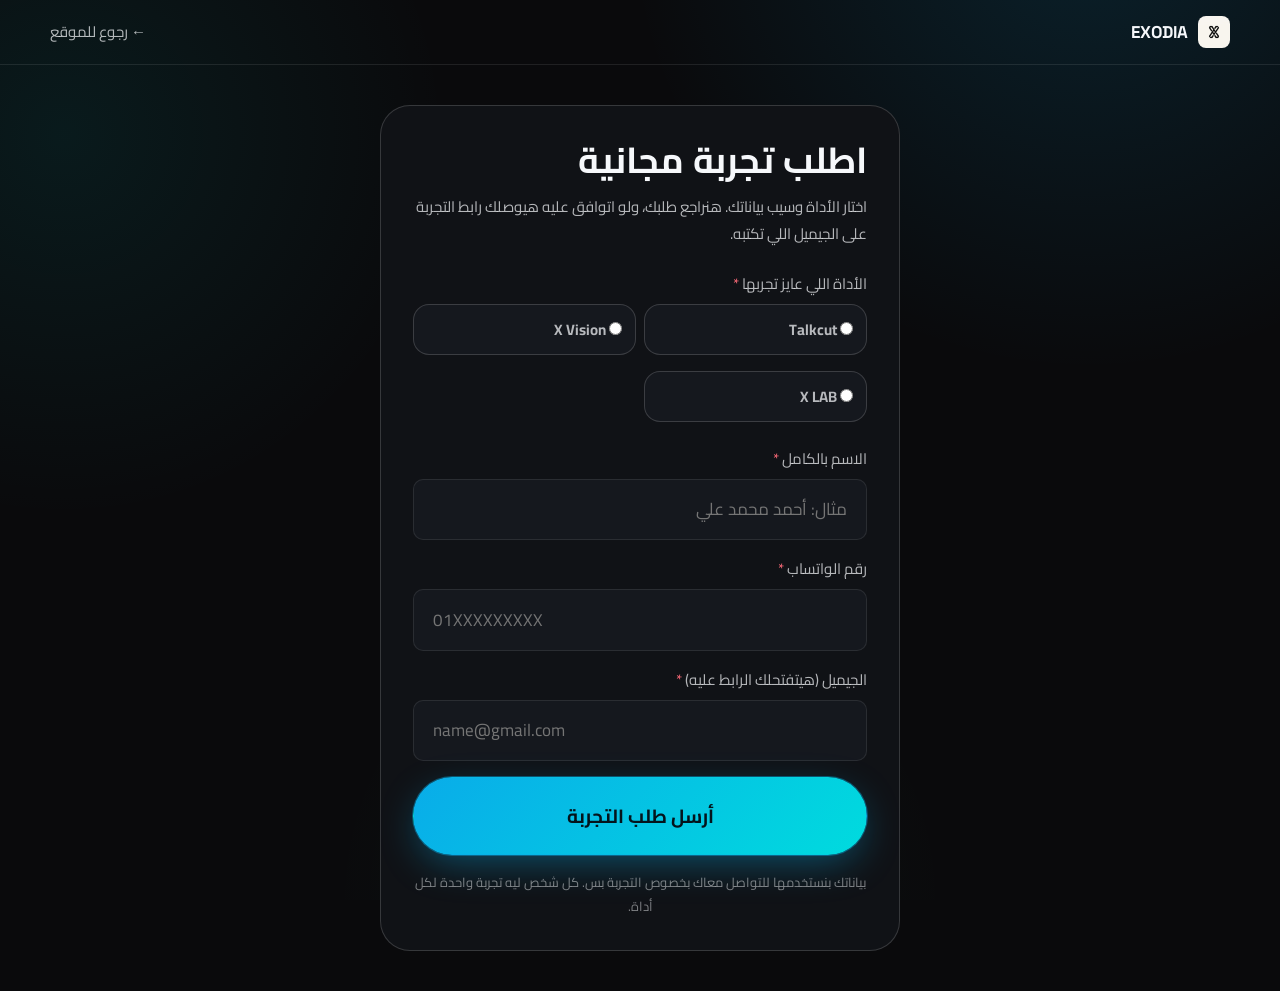
<file: trial.html>
<!doctype html>
<html lang="ar" dir="rtl">
  <head>
    <meta charset="UTF-8" />
    <meta name="viewport" content="width=device-width, initial-scale=1.0" />
    <meta http-equiv="Content-Security-Policy" content="object-src 'none'; base-uri 'self'; form-action 'self'" />
    <meta name="referrer" content="strict-origin-when-cross-origin" />
    <title>اطلب تجربة مجانية — EXODIA</title>
    <meta name="description" content="اطلب نسخة تجريبية من إكستنشنات EXODIA قبل الاشتراك. هنراجع طلبك ونبعتلك رابط التجربة على الجيميل." />
    <link rel="canonical" href="https://ex0dia.com/trial.html" />
    <meta name="robots" content="noindex" />

    <script async src="https://www.googletagmanager.com/gtag/js?id=G-B1RX5HKZ09"></script>
    <script>
      window.dataLayer = window.dataLayer || [];
      function gtag(){dataLayer.push(arguments);}
      gtag('js', new Date());
      gtag('config', 'G-B1RX5HKZ09');
    </script>
    <script>
    !function(f,b,e,v,n,t,s)
    {if(f.fbq)return;n=f.fbq=function(){n.callMethod?
    n.callMethod.apply(n,arguments):n.queue.push(arguments)};
    if(!f._fbq)f._fbq=n;n.push=n;n.loaded=!0;n.version='2.0';
    n.queue=[];t=b.createElement(e);t.async=!0;
    t.src=v;s=b.getElementsByTagName(e)[0];
    s.parentNode.insertBefore(t,s)}(window, document,'script',
    'https://connect.facebook.net/en_US/fbevents.js');
    fbq('init', '1908907043847500');
    fbq('track', 'PageView');
    </script>

    <link rel="icon" type="image/jpeg" href="assets/exodia-logo.jpg" />
    <link rel="preconnect" href="https://fonts.googleapis.com">
    <link rel="preconnect" href="https://fonts.gstatic.com" crossorigin>
    <link href="https://fonts.googleapis.com/css2?family=Cairo:wght@300;400;500;600;700;800;900&family=Space+Grotesk:wght@500;700&display=swap" rel="stylesheet">
    <link rel="stylesheet" href="assets/styles.css" />
    <style>
      .trial-page{ min-height: 100vh; display: flex; flex-direction: column; }
      .trial-top{ padding: var(--sp-4) 0; border-bottom: 1px solid var(--border); }
      .trial-top__inner{ display: flex; align-items: center; justify-content: space-between; gap: var(--sp-3); }
      .trial-top__brand{ display: flex; align-items: center; gap: .6em; font-weight: 800; font-family: var(--font-display); }
      .trial-top__brand img{ border-radius: 8px; }
      .trial-top__back{ font-size: var(--text-sm); color: var(--text-2); }
      .trial-main{ flex: 1; padding: var(--sp-7) 0; }
      .trial-card{ max-width: 520px; margin: 0 auto; background: var(--bg-1); border: 1px solid var(--border-strong); border-radius: var(--radius-xl); padding: var(--sp-6); }
      .trial-card h1{ font-family: var(--font-display); font-size: var(--text-2xl); line-height: 1.3; }
      .trial-card__lead{ color: var(--text-2); margin: var(--sp-2) 0 var(--sp-5); font-size: var(--text-sm); line-height: 1.8; }
      .trial-products{ display: grid; grid-template-columns: 1fr 1fr; gap: var(--sp-2); }
      .trial-product{ display: flex; align-items: center; gap: .55em; padding: .8em .9em; border: 1.5px solid var(--border-strong); border-radius: var(--radius-md); background: var(--bg-2); cursor: pointer; font-size: var(--text-sm); font-weight: 700; }
      .trial-product input{ accent-color: var(--brand); width: auto; margin: 0; }
      .trial-product:has(input:checked){ border-color: var(--brand); background: rgba(9,172,233,0.1); }
      .trial-hp{ position: absolute; inset-inline-start: -9999px; width: 1px; height: 1px; overflow: hidden; }
      .trial-form-error{ display: none; margin-bottom: var(--sp-3); padding: .8em 1em; border-radius: var(--radius-sm); background: rgba(239,68,68,.12); border: 1px solid rgba(239,68,68,.4); color: #fecaca; font-size: var(--text-sm); line-height: 1.7; }
      .trial-form-error.is-shown{ display: block; }
      .trial-note{ margin-top: var(--sp-4); color: var(--text-3); font-size: var(--text-xs); line-height: 1.8; text-align: center; }
      .trial-done{ text-align: center; }
      .trial-done__icon{ font-size: 2.6rem; }
      .trial-done p{ color: var(--text-2); line-height: 1.9; margin-top: var(--sp-3); }
      .trial-done .btn{ margin-top: var(--sp-4); }
      @media (max-width: 420px){ .trial-products{ grid-template-columns: 1fr; } .trial-card{ padding: var(--sp-5); } }
    </style>
  </head>
  <body class="trial-page">
    <header class="trial-top">
      <div class="container trial-top__inner">
        <a class="trial-top__brand" href="index.html"><img src="assets/exodia-logo.jpg" alt="EXODIA" width="32" height="32" /> EXODIA</a>
        <a class="trial-top__back" href="index.html#pricing">← رجوع للموقع</a>
      </div>
    </header>

    <main class="trial-main">
      <div class="container">
        <div class="trial-card">
          <form id="trialForm" novalidate>
            <h1>اطلب تجربة مجانية</h1>
            <p class="trial-card__lead">اختار الأداة وسيب بياناتك. هنراجع طلبك، ولو اتوافق عليه هيوصلك رابط التجربة على الجيميل اللي تكتبه.</p>

            <div class="field">
              <label>الأداة اللي عايز تجربها <span class="req">*</span></label>
              <div class="trial-products" id="trialProducts" role="radiogroup">
                <label class="trial-product"><input type="radio" name="product" value="autocut" /> Talkcut</label>
                <label class="trial-product"><input type="radio" name="product" value="xvision" /> X Vision</label>
                <label class="trial-product"><input type="radio" name="product" value="xlab" /> X LAB</label>
              </div>
            </div>

            <div class="field">
              <label for="tName">الاسم بالكامل <span class="req">*</span></label>
              <input type="text" id="tName" maxlength="80" autocomplete="name" placeholder="مثال: أحمد محمد علي" />
            </div>
            <div class="field">
              <label for="tPhone">رقم الواتساب <span class="req">*</span></label>
              <input type="tel" id="tPhone" maxlength="20" autocomplete="tel" inputmode="tel" dir="ltr" placeholder="01XXXXXXXXX" />
            </div>
            <div class="field">
              <label for="tEmail">الجيميل (هيتفتحلك الرابط عليه) <span class="req">*</span></label>
              <input type="email" id="tEmail" maxlength="120" autocomplete="email" dir="ltr" placeholder="name@gmail.com" />
            </div>

            <div class="trial-hp" aria-hidden="true">
              <label for="tWebsite">Website</label>
              <input type="text" id="tWebsite" name="website" tabindex="-1" autocomplete="off" />
            </div>

            <div class="trial-form-error" id="trialError" role="alert"></div>
            <button type="submit" class="btn btn-primary btn-block btn-lg" id="trialSubmit">أرسل طلب التجربة</button>
            <p class="trial-note">بياناتك بنستخدمها للتواصل معاك بخصوص التجربة بس. كل شخص ليه تجربة واحدة لكل أداة.</p>
          </form>

          <div class="trial-done" id="trialDone" hidden>
            <div class="trial-done__icon" aria-hidden="true">✅</div>
            <h1>استلمنا طلبك</h1>
            <p>هنراجع الطلب، ولو اتوافق عليه هيوصلك إيميل برابط التجربة على الجيميل اللي كتبته. لو احتجت أي حاجة تواصل معانا على واتساب.</p>
            <a class="btn btn-whatsapp" href="https://api.whatsapp.com/send?phone=201109054862&amp;text=%D8%B7%D9%84%D8%A8%D8%AA%20%D8%AA%D8%AC%D8%B1%D8%A8%D8%A9%20%D9%85%D8%AC%D8%A7%D9%86%D9%8A%D8%A9%20%D9%85%D9%86%20%D8%A7%D9%84%D9%85%D9%88%D9%82%D8%B9" target="_blank" rel="noopener noreferrer">كلّمنا على واتساب</a>
            <a class="btn btn-secondary" href="index.html">رجوع للموقع</a>
          </div>
        </div>
      </div>
    </main>

    <script>
      (function () {
        var WEB_APP_URL = "https://script.google.com/macros/s/AKfycbzpuGVM_fDCS4OcxlO3BLTxZHjZr3qTJDXDjEw3BNrCdicYxVMscB_3FIR0l_6XLmTy/exec";
        var PRODUCTS = ["autocut", "xvision", "xlab"];
        var form = document.getElementById("trialForm");
        var errBox = document.getElementById("trialError");
        var submit = document.getElementById("trialSubmit");
        var openedAt = Date.now();

        var pre = (new URLSearchParams(location.search).get("p") || "").toLowerCase();
        if (PRODUCTS.indexOf(pre) !== -1) {
          var radio = form.querySelector('input[name="product"][value="' + pre + '"]');
          if (radio) radio.checked = true;
        }

        function showError(msg) { errBox.textContent = msg; errBox.classList.add("is-shown"); }
        function clearError() { errBox.textContent = ""; errBox.classList.remove("is-shown"); }
        function digits(s) { return String(s || "").replace(/[٠-٩]/g, function (c) { return "٠١٢٣٤٥٦٧٨٩".indexOf(c); }).replace(/\D/g, ""); }

        var MESSAGES = {
          already: "طلبت تجربة لنفس الأداة قبل كده (بنفس الإيميل أو الرقم). لو محتاج مساعدة كلّمنا على واتساب.",
          busy: "الخدمة مشغولة حاليًا، جرّب تاني بعد دقايق.",
          "slow-down": "استنى ثواني وجرّب تاني."
        };

        form.addEventListener("submit", function (e) {
          e.preventDefault();
          clearError();
          var product = (form.querySelector('input[name="product"]:checked') || {}).value || "";
          var name = document.getElementById("tName").value.trim();
          var phone = document.getElementById("tPhone").value.trim();
          var email = document.getElementById("tEmail").value.trim().toLowerCase();

          if (!product) return showError("اختار الأداة اللي عايز تجربها.");
          if (name.length < 2) return showError("اكتب اسمك بالكامل.");
          var d = digits(phone);
          if (d.length < 10 || d.length > 15) return showError("اكتب رقم واتساب صحيح.");
          if (!/^[a-z0-9._%+\-]+@(gmail|googlemail)\.com$/.test(email)) return showError("اكتب إيميل Gmail صحيح، لأن الرابط هيتفتح عليه.");

          submit.disabled = true;
          submit.textContent = "جاري الإرسال...";
          var ctrl = new AbortController();
          var timer = setTimeout(function () { ctrl.abort(); }, 30000);

          fetch(WEB_APP_URL, {
            method: "POST",
            headers: { "Content-Type": "text/plain;charset=utf-8" },
            body: JSON.stringify({
              action: "trialRequest", name: name, phone: phone, email: email, product: product,
              hp: document.getElementById("tWebsite").value, elapsed: Date.now() - openedAt
            }),
            signal: ctrl.signal
          }).then(function (res) { return res.json(); })
            .then(function (data) {
              if (data && data.ok === true) {
                if (typeof fbq !== "undefined") fbq("track", "Lead", { content_name: "trial_" + product });
                if (typeof gtag !== "undefined") gtag("event", "generate_lead", { method: "trial_request", item_id: product });
                form.hidden = true;
                document.getElementById("trialDone").hidden = false;
                return;
              }
              var code = data && data.error;
              showError(MESSAGES[code] || (typeof code === "string" && /[؀-ۿ]/.test(code) ? code : "حصل خطأ، جرّب تاني أو كلّمنا على واتساب."));
            })
            .catch(function () { showError("حصل خطأ في الاتصال. تأكد من النت وجرّب تاني."); })
            .finally(function () {
              clearTimeout(timer);
              submit.disabled = false;
              submit.textContent = "أرسل طلب التجربة";
            });
        });
      })();
    </script>
  </body>
</html>
</file>
<file: assets/styles.css>
/* ==========================================================================
   EXODIA — Design System & Component Styles
   Premium creative-toolkit identity built on the existing brand cyan.
   Mobile-first. Respects prefers-reduced-motion. RTL (Arabic) native.
   ========================================================================== */

/* ---------- Design tokens ---------- */
:root{
  /* Brand */
  --brand: #09ace9;
  --brand-2: #00dbde;
  --brand-ink: #04202b;
  --success: #38ef7d;
  --success-2: #00bb7f;
  --gold: #ffeebd;
  --danger: #ff6b7a;

  /* Surfaces (dark, layered depth) */
  --bg-0: #0a0a0c;
  --bg-1: #101216;
  --bg-2: #15181e;
  --bg-3: #1c2028;
  --bg-glass: rgba(255,255,255,0.045);
  --border: rgba(255,255,255,0.09);
  --border-strong: rgba(255,255,255,0.16);
  --border-brand: rgba(9,172,233,0.4);

  /* Text */
  --text-1: #f6f8fb;
  --text-2: rgba(246,248,251,0.72);
  --text-3: rgba(246,248,251,0.48);
  --text-on-brand: #04141c;

  /* Typography */
  --font-body: 'Cairo', 'Segoe UI', sans-serif;
  --font-display: 'Space Grotesk', 'Cairo', sans-serif;

  --text-xs: 0.8125rem;
  --text-sm: 0.9375rem;
  --text-base: 1.0625rem;
  --text-lg: 1.1875rem;
  --text-xl: clamp(1.375rem, 1.1rem + 1vw, 1.625rem);
  --text-2xl: clamp(1.75rem, 1.3rem + 1.8vw, 2.25rem);
  --text-3xl: clamp(2.1rem, 1.5rem + 2.6vw, 2.9rem);
  --text-4xl: clamp(2.6rem, 1.7rem + 4vw, 4.2rem);

  /* Spacing scale */
  --sp-1: 0.25rem; --sp-2: 0.5rem; --sp-3: 0.75rem; --sp-4: 1rem;
  --sp-5: 1.5rem; --sp-6: 2rem; --sp-7: 2.5rem; --sp-8: 3rem;
  --sp-9: clamp(1.25rem, 1rem + 1vw, 2rem);
  --sp-10: clamp(1.5rem, 1.15rem + 1.2vw, 2.25rem);
  --sp-11: clamp(1.75rem, 1.3rem + 1.5vw, 2.75rem);
  --sp-12: 8rem;

  /* Radius / shadow / motion */
  --radius-sm: 10px; --radius-md: 16px; --radius-lg: 22px; --radius-xl: 30px; --radius-full: 999px;
  --shadow-sm: 0 2px 8px rgba(0,0,0,0.28);
  --shadow-md: 0 8px 24px rgba(0,0,0,0.36);
  --shadow-lg: 0 20px 60px rgba(0,0,0,0.5);
  --shadow-glow: 0 0 0 1px var(--border-brand), 0 12px 40px -8px rgba(9,172,233,0.45);
  --ease: cubic-bezier(.16,.84,.44,1);
  --dur-fast: 160ms; --dur-med: 320ms; --dur-slow: 560ms;

  --container: min(100% - 2.5rem, 1180px);
}

/* ---------- Reset / base ---------- */
*, *::before, *::after{ box-sizing: border-box; }
html{ scroll-behavior: smooth; -webkit-text-size-adjust: 100%; }
@media (prefers-reduced-motion: reduce){
  html{ scroll-behavior: auto; }
  *, *::before, *::after{ animation-duration: 0.001ms !important; animation-iteration-count: 1 !important; transition-duration: 0.001ms !important; scroll-behavior: auto !important; }
}
body{
  margin: 0;
  font-family: var(--font-body);
  background: var(--bg-0);
  color: var(--text-1);
  font-size: var(--text-base);
  line-height: 1.7;
  -webkit-font-smoothing: antialiased;
  overflow-x: hidden;
}
img, video, iframe{ max-width: 100%; display: block; }
a{ color: inherit; text-decoration: none; }
button{ font: inherit; color: inherit; background: none; border: 0; cursor: pointer; }
input{ font: inherit; color: inherit; }
h1,h2,h3,h4,p,ul{ margin: 0; }
ul{ padding: 0; list-style: none; }
:focus-visible{ outline: 2px solid var(--brand); outline-offset: 3px; border-radius: 4px; }

.container{ width: var(--container); margin-inline: auto; }
.visually-hidden{ position: absolute; width: 1px; height: 1px; overflow: hidden; clip: rect(0,0,0,0); white-space: nowrap; }

/* Background texture: subtle brand glow field, no noise/clutter */
body{
  background-image:
    radial-gradient(60vw 60vw at 85% -10%, rgba(9,172,233,0.14), transparent 60%),
    radial-gradient(50vw 50vw at 5% 15%, rgba(0,219,222,0.08), transparent 60%),
    radial-gradient(40vw 40vw at 50% 100%, rgba(56,239,125,0.05), transparent 60%);
  background-attachment: fixed;
}

/* ---------- Typography ---------- */
.eyebrow{
  display: inline-flex; align-items: center; gap: .5em;
  font-size: var(--text-xs); font-weight: 700; letter-spacing: .02em;
  color: var(--brand); background: rgba(9,172,233,0.1);
  border: 1px solid var(--border-brand); border-radius: var(--radius-full);
  padding: .5em 1.1em;
}
.eyebrow .dot{ width: 6px; height: 6px; border-radius: 50%; background: var(--brand); box-shadow: 0 0 0 4px rgba(9,172,233,0.25); }
h2.section-title{ font-family: var(--font-display); font-weight: 700; font-size: var(--text-3xl); line-height: 1.15; color: var(--text-1); }
h2.section-title em{ font-style: normal; color: var(--brand); }
.section-sub{ font-size: var(--text-lg); color: var(--text-2); margin-top: var(--sp-3); max-width: 62ch; }
.section-head{ text-align: center; display: flex; flex-direction: column; align-items: center; gap: var(--sp-3); margin-bottom: var(--sp-9); }
.num{ font-family: var(--font-display); }

/* ---------- Buttons ---------- */
.btn{
  display: inline-flex; align-items: center; justify-content: center; gap: .6em;
  padding: 1em 1.9em; border-radius: var(--radius-full); text-align: center;
  font-weight: 700; font-size: var(--text-base); white-space: normal; max-width: 100%;
  transition: transform var(--dur-fast) var(--ease), box-shadow var(--dur-fast) var(--ease), background var(--dur-fast) var(--ease), border-color var(--dur-fast) var(--ease);
  border: 1px solid transparent;
}
.btn:active{ transform: translateY(1px) scale(.99); }
.btn-primary{
  background: linear-gradient(135deg, var(--brand), var(--brand-2));
  color: var(--text-on-brand);
  box-shadow: var(--shadow-glow);
}
.btn-primary:hover{ box-shadow: 0 0 0 1px var(--border-brand), 0 16px 48px -10px rgba(9,172,233,0.6); transform: translateY(-2px); }
.btn-secondary{
  background: var(--bg-glass); color: var(--text-1); border-color: var(--border-strong);
  backdrop-filter: blur(10px);
}
.btn-secondary:hover{ border-color: var(--brand); background: rgba(9,172,233,0.08); transform: translateY(-2px); }
.btn-whatsapp{ background: linear-gradient(135deg, var(--success), var(--success-2)); color: #04150e; box-shadow: 0 10px 32px -8px rgba(56,239,125,0.5); }
.btn-whatsapp:hover{ transform: translateY(-2px); }
.btn-block{ width: 100%; }
.btn-lg{ padding: 1.15em 2.2em; font-size: var(--text-lg); }
.btn[disabled]{ opacity: .6; cursor: not-allowed; transform: none !important; }

/* ---------- Nav ---------- */
.nav{
  position: sticky; top: 0; z-index: 60;
  background: rgba(10,10,12,0.72); backdrop-filter: blur(16px) saturate(1.4);
  border-bottom: 1px solid var(--border);
  transition: border-color var(--dur-med) var(--ease);
}
.nav__inner{ display: flex; align-items: center; justify-content: space-between; gap: var(--sp-3); padding-block: .9rem; }
.nav__brand{ display: flex; align-items: center; gap: .65rem; min-width: 0; flex: 1 1 auto; }
.nav__brand img{ width: 34px; height: 34px; flex: none; border-radius: 8px; box-shadow: 0 0 0 1px var(--border-strong); }
.nav__brand-text{ display: flex; flex-direction: column; line-height: 1.15; min-width: 0; }
.nav__brand-name{ font-family: var(--font-display); font-weight: 700; font-size: 1.15rem; display: flex; align-items: center; gap: .5em; white-space: nowrap; }
.nav__brand-badge{ font-size: .66rem; font-weight: 800; letter-spacing: .04em; color: var(--brand-ink); background: var(--gold); padding: .18em .5em; border-radius: 6px; flex: none; }
.nav__brand-tag{ font-size: .72rem; color: var(--text-3); white-space: nowrap; overflow: hidden; text-overflow: ellipsis; max-width: 100%; }
.nav__actions{ display: flex; align-items: center; gap: .9rem; flex: none; }
.nav__links{ display: none; align-items: center; gap: var(--sp-6); }
.nav__link{ font-size: var(--text-sm); color: var(--text-2); transition: color var(--dur-fast); position: relative; }
.nav__link:hover{ color: var(--text-1); }
.nav__burger{ display: inline-flex; width: 42px; height: 42px; align-items: center; justify-content: center; border-radius: var(--radius-sm); border: 1px solid var(--border); }
.nav__burger span{ position: relative; width: 18px; height: 2px; background: var(--text-1); }
.nav__burger span::before, .nav__burger span::after{ content: ""; position: absolute; inset-inline: 0; width: 18px; height: 2px; background: var(--text-1); transition: transform var(--dur-fast); }
.nav__burger span::before{ top: -6px; } .nav__burger span::after{ top: 6px; }
.nav__burger[aria-expanded="true"] span{ background: transparent; }
.nav__burger[aria-expanded="true"] span::before{ transform: translateY(6px) rotate(45deg); }
.nav__burger[aria-expanded="true"] span::after{ transform: translateY(-6px) rotate(-45deg); }

.mobile-menu{ position: fixed; inset: 0; top: 63px; background: var(--bg-0); z-index: 55; padding: var(--sp-6) var(--sp-5); transform: translateY(-8px); opacity: 0; pointer-events: none; transition: opacity var(--dur-med) var(--ease), transform var(--dur-med) var(--ease); }
.mobile-menu.is-open{ opacity: 1; transform: translateY(0); pointer-events: auto; }
.mobile-menu__link{ display: block; padding: 1rem 0; font-size: var(--text-lg); border-bottom: 1px solid var(--border); }
.mobile-menu__cta{ margin-top: var(--sp-6); }

@media (min-width: 900px){
  .nav__links{ display: flex; }
  .nav__burger{ display: none; }
}

/* ---------- Hero ---------- */
.hero{ position: relative; padding-block: var(--sp-9) var(--sp-10); overflow: clip; }
.hero__grid{ position: relative; z-index: 2; display: grid; grid-template-columns: minmax(0,1fr); gap: var(--sp-8); }

.hero__content{ text-align: center; display: flex; flex-direction: column; align-items: center; gap: var(--sp-5); }
.hero__title{ font-family: var(--font-display); font-weight: 700; font-size: var(--text-4xl); line-height: 1.08; letter-spacing: -0.01em; }
.hero__title .grad{ background: linear-gradient(90deg, var(--brand), var(--brand-2)); -webkit-background-clip: text; background-clip: text; color: transparent; }
.hero__ctas{ display: flex; flex-wrap: wrap; gap: var(--sp-3); justify-content: center; margin-top: var(--sp-2); }
.hero__note{ font-size: var(--text-xs); color: var(--text-3); max-width: 46ch; margin-top: -.3em; }
.hero__stats{ display: flex; flex-wrap: wrap; gap: var(--sp-6); justify-content: center; margin-top: var(--sp-6); }
.hero__stat{ text-align: center; }
.hero__stat b{ display: block; font-family: var(--font-display); font-size: var(--text-2xl); color: var(--brand); }
.hero__stat span{ font-size: var(--text-xs); color: var(--text-3); }
.hero__stat--link{
  padding: .5em 1em; margin: -.5em -1em; border-radius: var(--radius-lg);
  border: 1px solid var(--border-brand); background: rgba(9,172,233,0.08);
  transition: background var(--dur-fast) var(--ease), border-color var(--dur-fast) var(--ease), transform var(--dur-fast) var(--ease);
}
.hero__stat--link span{ color: var(--brand); font-weight: 700; }
.hero__stat--link:hover{ background: rgba(9,172,233,0.16); border-color: var(--brand); transform: translateY(-2px); }


@media (min-width: 1024px){
  .hero__grid{ text-align: start; }
  .hero__content{ text-align: start; align-items: flex-start; }
  .hero__ctas{ justify-content: flex-start; }
  .hero__stats{ justify-content: flex-start; }
}


/* ---------- Compact "video" / "index" access buttons inside the bundle card ---------- */
.product-card__links{ display: flex; flex-wrap: wrap; gap: var(--sp-2); margin-top: var(--sp-1); }
.product-card__link-btn{
  display: inline-flex; align-items: center; gap: .4em; font-size: var(--text-xs); font-weight: 700;
  color: var(--brand); background: rgba(9,172,233,0.08); border: 1px solid var(--border-brand);
  padding: .5em .9em; border-radius: var(--radius-full);
  transition: background var(--dur-fast) var(--ease), border-color var(--dur-fast) var(--ease);
}
.product-card__link-btn:hover{ background: rgba(9,172,233,0.16); border-color: var(--brand); }

/* ---------- Library index modal ---------- */
.index-modal{ position: fixed; inset: 0; z-index: 100; background: rgba(4,4,6,0.92); display: flex; align-items: center; justify-content: center; padding: var(--sp-5); opacity: 0; pointer-events: none; transition: opacity var(--dur-med) var(--ease); }
.index-modal.is-open{ opacity: 1; pointer-events: auto; }
.index-modal__panel{ position: relative; width: min(92vw, 720px); max-height: 85vh; overflow-y: auto; background: var(--bg-1); border: 1px solid var(--border-strong); border-radius: var(--radius-xl); padding: var(--sp-6); box-shadow: var(--shadow-lg); }
.index-modal__title{ font-family: var(--font-display); font-weight: 700; font-size: var(--text-xl); text-align: center; margin-bottom: var(--sp-5); }
.index-modal__list{ display: grid; grid-template-columns: 1fr; gap: .7em; }
@media (min-width: 560px){ .index-modal__list{ grid-template-columns: 1fr 1fr; } }
.index-modal__list li{ position: relative; padding-inline-start: 1.5em; font-size: var(--text-sm); color: var(--text-2); }
.index-modal__list li::before{ content: "✓"; position: absolute; inset-inline-start: 0; color: var(--success); font-weight: 800; }
.index-modal__templates-link{ display: block; text-align: center; margin-top: var(--sp-5); padding-top: var(--sp-5); border-top: 1px solid var(--border); color: var(--brand); font-weight: 700; font-size: var(--text-sm); }
.guide-modal{ position: fixed; inset: 0; z-index: 100; background: rgba(4,4,6,0.94); display: flex; align-items: center; justify-content: center; padding: var(--sp-3); opacity: 0; pointer-events: none; transition: opacity var(--dur-med) var(--ease); }
.guide-modal.is-open{ opacity: 1; pointer-events: auto; }
.guide-modal__panel{ position: relative; width: min(96vw, 760px); max-height: 92vh; overflow-y: auto; background: var(--bg-1); border: 1px solid var(--border-strong); border-radius: var(--radius-xl); box-shadow: var(--shadow-lg); scrollbar-width: thin; scrollbar-color: var(--border-strong) var(--bg-1); }
.guide-modal__head{ position: sticky; top: 0; z-index: 2; display: flex; align-items: center; gap: var(--sp-3); padding: var(--sp-3) var(--sp-4); background: var(--bg-1); border-bottom: 1px solid var(--border); }
.guide-modal__title{ flex: 1; min-width: 0; font-family: var(--font-display); font-weight: 700; font-size: var(--text-base); }
.guide-modal__close{ flex: none; width: 36px; height: 36px; border-radius: 50%; background: var(--bg-glass); border: 1px solid var(--border-strong); color: var(--text-1); }
.guide-modal__pages{ display: flex; flex-direction: column; gap: var(--sp-3); padding: var(--sp-3); }
.guide-modal__pages img{ width: 100%; height: auto; aspect-ratio: 1000 / 1415; border-radius: var(--radius-md); border: 1px solid var(--border); background: var(--bg-2); }
.product-card--launch{ border-color: var(--border-brand); }
.product-card__launch-ribbon{ background: linear-gradient(135deg, #ff5a5f, #ff9a56); color: #fff; }
.index-modal__close{ position: absolute; top: var(--sp-4); inset-inline-end: var(--sp-4); width: 40px; height: 40px; border-radius: 50%; background: var(--bg-glass); border: 1px solid var(--border-strong); font-size: 1.1rem; color: var(--text-1); }

/* ---------- Testimonials ---------- */
.reviews{ padding-block: var(--sp-11); }
.reviews__stars{ display: flex; gap: .2em; color: var(--gold); font-size: var(--text-xl); justify-content: center; }
.reviews__gate{ text-align: center; margin-top: var(--sp-5); }
.reviews__grid{ display: grid; grid-template-columns: repeat(2,minmax(0,1fr)); gap: var(--sp-3); margin-top: var(--sp-5); }
@media (min-width: 640px){ .reviews__grid{ grid-template-columns: repeat(3,minmax(0,1fr)); } }
.reviews__grid.is-hidden{ display: none; }
.reviews__hide{ text-align: center; margin-top: var(--sp-5); }
.reviews__hide.is-hidden{ display: none; }
.review-shot{ position: relative; border-radius: var(--radius-md); overflow: hidden; border: 1px solid var(--border); background: var(--bg-1); aspect-ratio: 3/4; cursor: zoom-in; }
.review-shot img{ width: 100%; height: 100%; object-fit: cover; transition: transform var(--dur-med) var(--ease); }
.review-shot:hover img{ transform: scale(1.045); }
.reviews__note{ text-align: center; color: var(--text-3); font-size: var(--text-sm); margin-top: var(--sp-4); }

.lightbox{ position: fixed; inset: 0; z-index: 100; background: rgba(4,4,6,0.92); display: flex; align-items: center; justify-content: center; padding: var(--sp-5); opacity: 0; pointer-events: none; transition: opacity var(--dur-med) var(--ease); }
.lightbox.is-open{ opacity: 1; pointer-events: auto; }
.lightbox img{ max-width: min(90vw, 560px); max-height: 86vh; border-radius: var(--radius-md); box-shadow: var(--shadow-lg); }
.lightbox__close{ position: absolute; top: var(--sp-5); inset-inline-end: var(--sp-5); width: 44px; height: 44px; border-radius: 50%; background: var(--bg-glass); border: 1px solid var(--border-strong); font-size: 1.2rem; }

.video-modal{ position: fixed; inset: 0; z-index: 100; background: rgba(4,4,6,0.92); display: flex; align-items: center; justify-content: center; padding: var(--sp-5); opacity: 0; pointer-events: none; transition: opacity var(--dur-med) var(--ease); }
.video-modal.is-open{ opacity: 1; pointer-events: auto; }
.video-modal__frame{ width: min(92vw, 960px); aspect-ratio: 16/9; background: #000; border-radius: var(--radius-lg); overflow: hidden; box-shadow: var(--shadow-lg); }
.video-modal__frame iframe{ width: 100%; height: 100%; border: 0; display: block; }
.video-modal__close{ position: absolute; top: var(--sp-5); inset-inline-end: var(--sp-5); width: 44px; height: 44px; border-radius: 50%; background: var(--bg-glass); border: 1px solid var(--border-strong); font-size: 1.2rem; color: var(--text-1); }

/* ---------- Pricing / checkout ---------- */
.pricing{ padding-block: var(--sp-11); }

.plan-cards__lead{ text-align: center; font-weight: 700; color: var(--text-2); margin-bottom: var(--sp-5); }
.plan-cards__hint{ display: none; font-weight: 700; color: var(--brand); font-size: var(--text-sm); }
@media (max-width: 639px){ .plan-cards__hint{ display: block; margin-top: .3em; } }
.product-cards{ display: grid; grid-template-columns: minmax(0,1fr); gap: var(--sp-5); max-width: 980px; margin: 0 auto var(--sp-7); }
@media (min-width: 640px){ .product-cards{ grid-template-columns: repeat(2, minmax(0,1fr)); } }
/* Below 640px: a swipeable horizontal carousel instead of a long vertical stack --
   each card peeks the next one so a thumb-scroll feels obvious, and snaps into place. */
@media (max-width: 639px){
  .product-cards{
    display: flex; align-items: flex-start; gap: var(--sp-4);
    overflow-x: auto; scroll-snap-type: x mandatory; scroll-padding-inline: var(--sp-1);
    -webkit-overflow-scrolling: touch; scrollbar-width: none; padding-bottom: var(--sp-2);
    padding-top: 1.25rem; /* room for the ribbons that overhang each card's top edge */
  }
  .product-cards::-webkit-scrollbar{ display: none; }
  .product-card{ flex: 0 0 86%; scroll-snap-align: start; }
}
.product-card{
  position: relative; display: flex; flex-direction: column; gap: var(--sp-3);
  border-radius: var(--radius-xl); border: 1.5px solid var(--border-strong);
  background: var(--bg-1); padding: var(--sp-5);
  cursor: pointer; user-select: none;
  transition: transform var(--dur-med) var(--ease), border-color var(--dur-med) var(--ease), box-shadow var(--dur-med) var(--ease), background var(--dur-med) var(--ease);
}
.product-card:hover{ transform: translateY(-4px); border-color: var(--border-brand); }
.product-card.is-active{ border-color: var(--brand); box-shadow: var(--shadow-glow); background: var(--bg-2); }
.product-card__visual{
  position: relative; overflow: hidden; aspect-ratio: 20 / 11; border-radius: var(--radius-md);
  border: 1px solid var(--border-strong); background: var(--bg-2);
}
.product-card__visual img{ width: 100%; height: 100%; object-fit: cover; display: block; }
/* The bundle is the anchor deal -- give it a bit more visual weight than the à-la-carte cards */
@media (min-width: 640px){
  .product-card--bundle{ border-color: var(--border-brand); box-shadow: 0 0 0 1px var(--border-brand), 0 20px 50px -18px rgba(9,172,233,0.35); }
}
/* Featured (full package) card: spans the whole row; image beside the text on wide screens */
.product-card__body{ display: flex; flex-direction: column; gap: var(--sp-3); min-width: 0; }
@media (min-width: 640px){ .product-card--featured{ grid-column: 1 / -1; } }
@media (min-width: 820px){
  .product-card--featured{ flex-direction: row; align-items: center; gap: var(--sp-6); }
  .product-card--featured .product-card__visual{ flex: 0 0 46%; }
  .product-card--featured .product-card__body{ flex: 1; }
}
.product-card__savings-ribbon{
  position: absolute; top: -14px; left: 50%; transform: translateX(-50%); z-index: 3; /* physical left: logical inset flips under RTL and breaks the centering */
  background: linear-gradient(135deg, var(--gold), #ffd98a); color: var(--brand-ink);
  font-size: .78rem; font-weight: 800; padding: .45em 1.3em; border-radius: var(--radius-full);
  box-shadow: var(--shadow-md); white-space: nowrap;
}
.product-card__title{ font-family: var(--font-display); font-weight: 700; font-size: var(--text-lg); }
.product-card__desc{ color: var(--text-3); font-size: var(--text-sm); }
.product-card__price-row{ display: flex; align-items: baseline; gap: .6em; margin-top: var(--sp-1); }
.product-card__anchor{ color: var(--text-3); font-size: var(--text-sm); text-decoration: line-through; text-decoration-color: var(--danger); }
.product-card__price{ font-family: var(--font-display); font-weight: 700; font-size: var(--text-2xl); color: var(--brand); }
.product-card__features{ display: flex; flex-direction: column; gap: .5em; margin-top: var(--sp-1); }
.product-card__features li{ position: relative; padding-inline-start: 1.5em; font-size: var(--text-sm); color: var(--text-2); }
.product-card__features li::before{ content: "✓"; position: absolute; inset-inline-start: 0; color: var(--success); font-weight: 800; }
.product-card__features li.is-more{ display: none; }
.product-card__features.is-expanded li.is-more{ display: block; }
.product-card__more{ align-self: flex-start; min-height: 40px; padding-inline: .2em; font-size: var(--text-xs); font-weight: 700; color: var(--brand); text-decoration: underline; text-underline-offset: 3px; }
.product-card__cta{
  margin-top: auto; padding: .85em 1em; text-align: center; font-weight: 800; font-size: var(--text-sm);
  border-radius: var(--radius-full); background: var(--bg-2); border: 1.5px solid var(--border-strong); color: var(--text-1);
  transition: background var(--dur-fast) var(--ease), border-color var(--dur-fast) var(--ease), color var(--dur-fast) var(--ease);
}
.product-card.is-active .product-card__cta{
  background: linear-gradient(135deg, var(--brand), var(--brand-2)); color: var(--text-on-brand); border-color: transparent;
}

/* ---------- Cart summary ---------- */
.cart-summary{ max-width: 640px; margin: 0 auto var(--sp-7); border-radius: var(--radius-lg); border: 1px solid var(--border-strong); background: var(--bg-1); padding: var(--sp-5); }
.cart-summary__title{ font-weight: 700; margin-bottom: var(--sp-3); }
.cart-summary__empty{ color: var(--text-3); font-size: var(--text-sm); text-align: center; padding-block: var(--sp-3); }
.cart-list{ display: flex; flex-direction: column; gap: var(--sp-2); }
.cart-row{ display: flex; align-items: center; gap: var(--sp-3); padding: .6em 0; border-bottom: 1px solid var(--border); }
.cart-row__name{ flex: 1 1 auto; font-size: var(--text-sm); color: var(--text-2); }
.cart-row__price{ flex: none; font-family: var(--font-display); font-weight: 700; color: var(--text-1); font-size: var(--text-sm); }
.cart-row__remove{ flex: none; width: 36px; height: 36px; border-radius: 50%; border: 1px solid var(--border-strong); color: var(--text-3); font-size: .7rem; display: flex; align-items: center; justify-content: center; transition: border-color var(--dur-fast), color var(--dur-fast); }
.cart-row__remove:hover{ border-color: var(--danger); color: var(--danger); }
.cart-summary__total{ display: flex; align-items: center; justify-content: space-between; margin-top: var(--sp-3); padding-top: var(--sp-3); border-top: 1px solid var(--border-strong); font-weight: 700; }
.cart-summary__total-now{ font-family: var(--font-display); font-size: var(--text-xl); color: var(--brand); }

.checkout{ display: flex; justify-content: center; margin-top: var(--sp-3); }
.checkout__form{
  width: 100%; max-width: 640px; min-width: 0;
  border-radius: var(--radius-xl); border: 1px solid var(--border-strong);
  background: var(--bg-1); padding: var(--sp-6);
  scroll-margin-top: 90px;
}
.step{ display: flex; align-items: center; gap: .7em; margin-bottom: var(--sp-4); }
.step__num{ flex: none; width: 30px; height: 30px; border-radius: 50%; background: var(--brand); color: var(--text-on-brand); font-weight: 800; display: flex; align-items: center; justify-content: center; font-family: var(--font-display); }
.step__title{ font-weight: 700; font-size: var(--text-lg); }
.field{ margin-bottom: var(--sp-4); }
.field label{ display: block; font-size: var(--text-sm); color: var(--text-2); margin-bottom: .5em; }
.field label .req{ color: var(--danger); }
.field input[type="text"], .field input[type="tel"], .field input[type="email"]{
  width: 100%; padding: .9em 1.1em; border-radius: var(--radius-sm);
  background: var(--bg-2); border: 1px solid var(--border); color: var(--text-1);
  transition: border-color var(--dur-fast), box-shadow var(--dur-fast);
}
.field input:focus{ border-color: var(--brand); box-shadow: 0 0 0 3px rgba(9,172,233,0.18); outline: none; }
.field-error{ color: var(--danger); font-size: var(--text-xs); margin-top: .4em; display: none; }
.field-error.is-shown{ display: block; }

.coupon-row{ display: flex; gap: var(--sp-2); align-items: stretch; }
.coupon-row input{ flex: 1 1 auto; min-width: 0; width: auto; }
.coupon-check-btn{ flex: none; padding: 0 1.3em; font-size: var(--text-sm); white-space: nowrap; }
.coupon-feedback{ font-size: var(--text-xs); margin-top: .4em; min-height: 1.2em; }
.coupon-feedback.is-valid{ color: var(--success); }
.coupon-feedback.is-invalid{ color: var(--danger); }

.order-price-summary{ display: flex; align-items: center; justify-content: center; gap: .7em; }
.order-price-summary__anchor{ color: var(--text-3); font-size: var(--text-sm); }
.order-price-summary__anchor s{ text-decoration-color: var(--danger); }
.order-price-summary__now{ font-family: var(--font-display); font-weight: 800; font-size: var(--text-xl); color: var(--brand); }

.pay-groups{ display: flex; flex-direction: column; gap: var(--sp-4); }
.pay-region{ border: 1px solid var(--border); border-radius: var(--radius-md); padding: var(--sp-4); }
.pay-region__title{ font-weight: 700; margin-bottom: var(--sp-3); }
.pay-option{ display: flex; align-items: flex-start; gap: .8em; padding: .8em; border-radius: var(--radius-sm); border: 1px solid transparent; cursor: pointer; transition: border-color var(--dur-fast), background var(--dur-fast); }
.pay-option:hover{ background: var(--bg-2); }
.pay-option.is-selected{ border-color: var(--border-brand); background: rgba(9,172,233,0.08); }
.pay-option input{ margin-top: .15em; width: 20px; height: 20px; flex: none; accent-color: var(--brand); }
.pay-option__label{ font-weight: 700; }
.pay-option__sub{ color: var(--text-3); font-size: var(--text-xs); margin-top: .15em; }
.pay-detail{ margin-top: var(--sp-3); padding: var(--sp-4); border-radius: var(--radius-sm); background: var(--bg-2); border: 1px dashed var(--border-strong); display: none; }
.pay-detail.is-shown{ display: block; }
.pay-detail__row{ display: flex; align-items: center; justify-content: space-between; gap: var(--sp-3); margin-top: var(--sp-2); }
.pay-detail__number{ font-family: var(--font-display); font-size: var(--text-lg); letter-spacing: .04em; direction: ltr; }
.copy-btn{ font-size: var(--text-xs); font-weight: 700; color: var(--brand); border: 1px solid var(--border-brand); padding: .4em .8em; border-radius: var(--radius-full); }
.pay-note{ font-size: var(--text-xs); color: var(--text-3); margin-top: var(--sp-2); }

.upload{ border: 1.5px dashed var(--border-strong); border-radius: var(--radius-md); padding: var(--sp-5); text-align: center; cursor: pointer; transition: border-color var(--dur-fast); }
.upload:hover{ border-color: var(--brand); }
.upload__preview{ max-height: 140px; margin-inline: auto; margin-top: var(--sp-3); border-radius: var(--radius-sm); display: none; }
.upload__preview.is-shown{ display: block; }

.reassure{ text-align: center; font-size: var(--text-xs); color: var(--text-3); margin-top: var(--sp-5); }

.success-panel{ text-align: center; padding: var(--sp-6); border-radius: var(--radius-lg); background: rgba(56,239,125,0.08); border: 1px solid rgba(56,239,125,0.3); }
.success-panel h3{ font-family: var(--font-display); font-size: var(--text-xl); }
.success-panel p{ color: var(--text-2); margin-top: var(--sp-3); }
.success-panel__ctas{ display: flex; flex-direction: column; gap: var(--sp-3); margin-top: var(--sp-5); }

/* ---------- FAQ ---------- */
.faq{ padding-block: var(--sp-11); }
.faq__list{ display: flex; flex-direction: column; gap: var(--sp-3); max-width: 820px; margin-inline: auto; }
.faq-item{ border: 1px solid var(--border); border-radius: var(--radius-md); background: var(--bg-1); overflow: hidden; }
.faq-item__q{ width: 100%; display: flex; align-items: center; justify-content: space-between; gap: var(--sp-4); padding: var(--sp-5); text-align: start; font-weight: 700; font-size: var(--text-base); }
.faq-item__icon{ flex: none; width: 26px; height: 26px; border-radius: 50%; border: 1px solid var(--border-strong); display: flex; align-items: center; justify-content: center; transition: transform var(--dur-med) var(--ease), background var(--dur-med); }
.faq-item[data-open="true"] .faq-item__icon{ transform: rotate(45deg); background: var(--brand); border-color: var(--brand); color: var(--text-on-brand); }
.faq-item__a{ display: grid; grid-template-rows: 0fr; transition: grid-template-rows var(--dur-med) var(--ease); }
.faq-item[data-open="true"] .faq-item__a{ grid-template-rows: 1fr; }
.faq-item__a-inner{ overflow: hidden; }
.faq-item__a p{ padding: 0 var(--sp-5) var(--sp-5); color: var(--text-2); font-size: var(--text-sm); line-height: 1.8; }

/* ---------- Footer (incl. compact founder/trust blurb) ---------- */
.footer{ border-top: 1px solid var(--border); padding-block: var(--sp-6); margin-top: var(--sp-6); }
.footer__founder{ max-width: 720px; margin: 0 auto var(--sp-5); text-align: center; display: flex; flex-direction: column; align-items: center; gap: .6rem; }
.footer__founder p{ color: var(--text-3); font-size: var(--text-xs); line-height: 1.85; margin: 0; }
.footer__founder p strong{ color: var(--text-2); }
.footer__top{ display: flex; flex-wrap: wrap; gap: var(--sp-6); justify-content: space-between; align-items: center; }
.footer__brand{ display: flex; align-items: center; gap: .6rem; }
.footer__brand img{ width: 30px; height: 30px; border-radius: 7px; box-shadow: 0 0 0 1px var(--border-strong); }
.footer__nav{ display: flex; flex-wrap: wrap; gap: var(--sp-5); }
.footer__nav a{ color: var(--text-2); font-size: var(--text-sm); }
.footer__nav a:hover{ color: var(--brand); }
.footer__social{ display: flex; gap: var(--sp-3); }
.footer__social a{ width: 38px; height: 38px; border-radius: 50%; border: 1px solid var(--border); display: flex; align-items: center; justify-content: center; transition: border-color var(--dur-fast), color var(--dur-fast); color: var(--text-2); }
.footer__social a:hover{ border-color: var(--brand); color: var(--brand); }
.footer__bottom{ margin-top: var(--sp-6); padding-top: var(--sp-5); border-top: 1px solid var(--border); text-align: center; color: var(--text-3); font-size: var(--text-xs); }

/* ---------- Floating controls ---------- */
.float-wa{
  position: fixed; bottom: var(--sp-5); inset-inline-end: var(--sp-5); z-index: 70;
  width: 58px; height: 58px; border-radius: 50%;
  background: linear-gradient(135deg, var(--success), var(--success-2));
  display: flex; align-items: center; justify-content: center;
  box-shadow: 0 10px 30px -6px rgba(56,239,125,0.55);
  transition: transform var(--dur-fast) var(--ease), opacity var(--dur-fast) var(--ease);
}
.float-wa:hover{ transform: scale(1.08); }
.float-wa svg{ width: 28px; height: 28px; fill: #04150e; }
.float-wa.is-hidden{ opacity: 0; transform: scale(.7); pointer-events: none; }

.sticky-cta{
  position: fixed; bottom: 0; inset-inline: 0; z-index: 65;
  padding: var(--sp-3) var(--sp-4); background: rgba(10,10,12,0.85); backdrop-filter: blur(14px);
  border-top: 1px solid var(--border);
  transform: translateY(110%); transition: transform var(--dur-med) var(--ease);
}
.sticky-cta.is-visible{ transform: translateY(0); }
@media (min-width: 900px){ .sticky-cta{ display: none; } }
@media (max-width: 899px){ .float-wa{ bottom: calc(var(--sp-5) + 76px); } .float-wa.is-low{ bottom: var(--sp-5); } }
.sticky-cta.in-pricing{ transform: translateY(130%); }

/* ---------- Reveal-on-scroll ---------- */
.reveal{ opacity: 0; transform: translateY(18px); transition: opacity var(--dur-slow) var(--ease), transform var(--dur-slow) var(--ease); }
.reveal.is-visible{ opacity: 1; transform: translateY(0); }

/* ---------- Section rhythm ---------- */
section{ position: relative; }


/* ---------- polish from the full shopper walk-through ---------- */
.field-hint{ color: var(--text-3); font-size: var(--text-xs); margin-top: .4em; }
.pay-amount{ margin: var(--sp-3) 0 var(--sp-4); padding: .85em 1em; border-radius: var(--radius-sm); background: rgba(9,172,233,0.1); border: 1px solid var(--border-brand); font-size: var(--text-sm); text-align: center; }
.pay-amount b{ font-family: var(--font-display); font-size: var(--text-xl); color: var(--brand); margin-inline-start: .35em; }
.upload{ display: block; }
.upload #uploadPrompt::before{ content: "📎 "; }
.link-btn{ background: none; border: 0; padding: 0; margin-top: .6em; color: var(--brand); font: inherit; font-size: var(--text-xs); text-decoration: underline; cursor: pointer; }
.receipt-warn{ color: #ffd479; background: rgba(255,200,60,0.1); border: 1px solid rgba(255,200,60,0.35); border-radius: var(--radius-sm); padding: .7em 1em; }
.cart-summary__go{ margin-top: var(--sp-4); }
/* the full package closes the grid; an odd card before it would leave a hole: centre it */
@media (min-width: 640px){
  .product-cards .product-card:nth-last-child(2):nth-child(odd){ grid-column: 1 / -1; width: calc(50% - var(--sp-5) / 2); justify-self: center; }
}

/* ---------- carousel dots (mobile only) ---------- */
.product-dots{ display: none; }
@media (max-width: 639px){
  .product-cards{ margin-bottom: var(--sp-3); }
  .product-dots{ display: flex; justify-content: center; align-items: center; gap: 8px; margin: 0 auto var(--sp-6); }
  .product-dots__dot{ position: relative; width: 8px; height: 8px; min-width: 8px; padding: 0; border: 0; border-radius: 999px; background: var(--border-strong); transition: width .2s var(--ease), background .2s var(--ease); cursor: pointer; }
  .product-dots__dot::after{ content: ""; position: absolute; inset: -12px -5px; }
  .product-dots__dot.is-active{ width: 22px; background: var(--brand); }
}

/* ---------- كروت مضغوطة: فايدة سطر واحد + زرار تفاصيل + تجربة مجانية ---------- */
.product-card{ padding: var(--sp-4); gap: var(--sp-2); }
.product-card__visual{ aspect-ratio: 2 / 1; }
.product-card__desc{ line-height: 1.7; }
.product-card__actions{ display: flex; gap: var(--sp-2); align-items: stretch; margin-top: auto; }
.product-card__actions .product-card__cta{ flex: 1; margin-top: 0; }
.product-card__trial{
  display: inline-flex; align-items: center; justify-content: center; white-space: nowrap;
  padding: .85em 1.1em; font-weight: 800; font-size: var(--text-sm); border-radius: var(--radius-full);
  border: 1.5px dashed var(--border-brand); color: var(--brand); background: rgba(9,172,233,0.06);
  transition: background var(--dur-fast) var(--ease), border-color var(--dur-fast) var(--ease);
}
.product-card__trial:hover{ background: rgba(9,172,233,0.14); border-color: var(--brand); }
.product-card__toggle{ align-self: flex-start; min-height: 36px; padding-inline: .2em; font-size: var(--text-xs); font-weight: 700; color: var(--text-2); }
.product-card__toggle:hover{ color: var(--brand); }
.product-card__details{ display: flex; flex-direction: column; gap: var(--sp-3); padding-top: var(--sp-3); border-top: 1px solid var(--border); cursor: default; }
.product-card__details[hidden]{ display: none; }
@media (max-width: 639px){
  .product-card{ flex-basis: 80%; }
  .product-card__title{ font-size: var(--text-base, 1rem); }
}

.product-card__host{ margin-inline-start: .4em; font-family: var(--font-body, inherit); font-size: var(--text-xs); font-weight: 600; color: var(--text-3); white-space: nowrap; }

/* ---------- deep-link spotlight: the card you were sent to pulses briefly ---------- */
@keyframes cardSpot{ 0%,100%{ box-shadow: 0 0 0 0 rgba(9,172,233,0); } 50%{ box-shadow: 0 0 0 6px rgba(9,172,233,0.45), 0 0 40px rgba(9,172,233,0.5); } }
.product-card.is-spotlight{ animation: cardSpot 1.1s ease-in-out 3; border-color: var(--brand); }

/* ---------- X LAB 24h flash offer: glowing countdown module ---------- */
.flash{ position: relative; isolation: isolate; border-radius: var(--radius-md); padding: .7rem .85rem .9rem; border: 1px solid rgba(255,106,61,.35); overflow: hidden; margin-top: var(--sp-1); }
.flash[hidden]{ display: none; }
.flash::before{ content: ""; position: absolute; inset: -80%; z-index: -2;
  background: conic-gradient(from 0deg, transparent 0 62%, rgba(255,90,95,.0) 66%, rgba(255,106,61,.75) 80%, rgba(255,217,138,.95) 90%, transparent 100%);
  animation: flashSpin 3.6s linear infinite; }
.flash::after{ content: ""; position: absolute; inset: 1.5px; z-index: -1; border-radius: calc(var(--radius-md) - 1.5px);
  background: radial-gradient(120% 120% at 50% 0%, #14263a 0%, #0a1018 62%); }
.flash__top{ display: flex; align-items: center; justify-content: space-between; gap: .5rem; }
.flash__tag{ display: inline-flex; align-items: center; gap: .35em; font-weight: 800; font-size: var(--text-xs); color: #ffd98a; letter-spacing: .01em; }
.flash__bolt{ display: inline-block; animation: flashBolt 1.1s ease-in-out infinite; filter: drop-shadow(0 0 6px rgba(255,200,60,.9)); }
.flash__off{ font-family: var(--font-display); font-weight: 800; font-size: var(--text-sm); color: #1a0d00; padding: .1em .65em; border-radius: var(--radius-full);
  background: linear-gradient(135deg, #ffd98a, #ff9a56); box-shadow: 0 0 16px rgba(255,154,86,.55); }
.flash__clock{ display: flex; align-items: flex-start; justify-content: center; gap: .3rem; margin-top: .55rem; }
.flash__unit{ display: flex; flex-direction: column; align-items: center; gap: .3rem; }
.flash__num{ display: block; min-width: 3.1rem; padding: .28rem .35rem; text-align: center; font-family: var(--font-display); font-size: 1.85rem; line-height: 1; color: #fff;
  font-variant-numeric: tabular-nums; border-radius: .55rem; border: 1px solid rgba(9,172,233,.45);
  background: linear-gradient(180deg, #1a2d44 0%, #0d1726 52%, #0a1220 52%, #0d1a2c 100%);
  text-shadow: 0 0 14px rgba(9,172,233,.95); box-shadow: inset 0 -8px 12px rgba(0,0,0,.35), 0 0 16px rgba(9,172,233,.22); }
.flash__num.is-tick{ animation: flashFlip .38s cubic-bezier(.2,.8,.2,1); }
.flash__unit small{ font-size: .62rem; color: var(--text-3); }
.flash__sep{ font-style: normal; font-weight: 800; font-size: 1.5rem; line-height: 1.95rem; color: #ff7a45; text-shadow: 0 0 10px rgba(255,122,69,.9); animation: flashBlink 1s steps(2, jump-none) infinite; }
.flash__bar{ height: 6px; margin-top: .65rem; border-radius: 99px; background: rgba(255,255,255,.08); overflow: hidden; }
.flash__bar i{ display: block; height: 100%; width: 100%; border-radius: inherit; position: relative; overflow: hidden;
  background: linear-gradient(90deg, #ff5a5f, #ff9a56 55%, #ffd98a); transition: width 1s linear; }
.flash__bar i::after{ content: ""; position: absolute; inset: 0; width: 40%; background: linear-gradient(90deg, transparent, rgba(255,255,255,.65), transparent); animation: flashShine 2.2s ease-in-out infinite; }
.flash.is-urgent{ border-color: rgba(255,60,60,.6); }
.flash.is-urgent .flash__num{ border-color: rgba(255,90,95,.7); text-shadow: 0 0 14px rgba(255,90,95,1); box-shadow: inset 0 -8px 12px rgba(0,0,0,.35), 0 0 18px rgba(255,90,95,.4); animation: flashThrob 1s ease-in-out infinite; }
.product-card--flash{ border-color: rgba(255,154,86,.55); }
@keyframes flashSpin{ to{ transform: rotate(360deg); } }
@keyframes flashFlip{ 0%{ transform: perspective(300px) rotateX(-80deg); opacity: .25; } 100%{ transform: none; opacity: 1; } }
@keyframes flashBlink{ 0%{ opacity: 1; } 50%{ opacity: .25; } }
@keyframes flashBolt{ 0%,100%{ transform: scale(1) rotate(-6deg); } 50%{ transform: scale(1.28) rotate(8deg); } }
@keyframes flashShine{ 0%{ transform: translateX(-130%); } 100%{ transform: translateX(330%); } }
@keyframes flashThrob{ 0%,100%{ transform: scale(1); } 50%{ transform: scale(1.06); } }
@media (prefers-reduced-motion: reduce){
  .flash::before, .flash__bolt, .flash__sep, .flash__bar i::after, .flash__num.is-tick, .flash.is-urgent .flash__num{ animation: none; }
}
@media (max-width: 380px){ .flash__num{ min-width: 2.7rem; font-size: 1.6rem; } }
</file>
